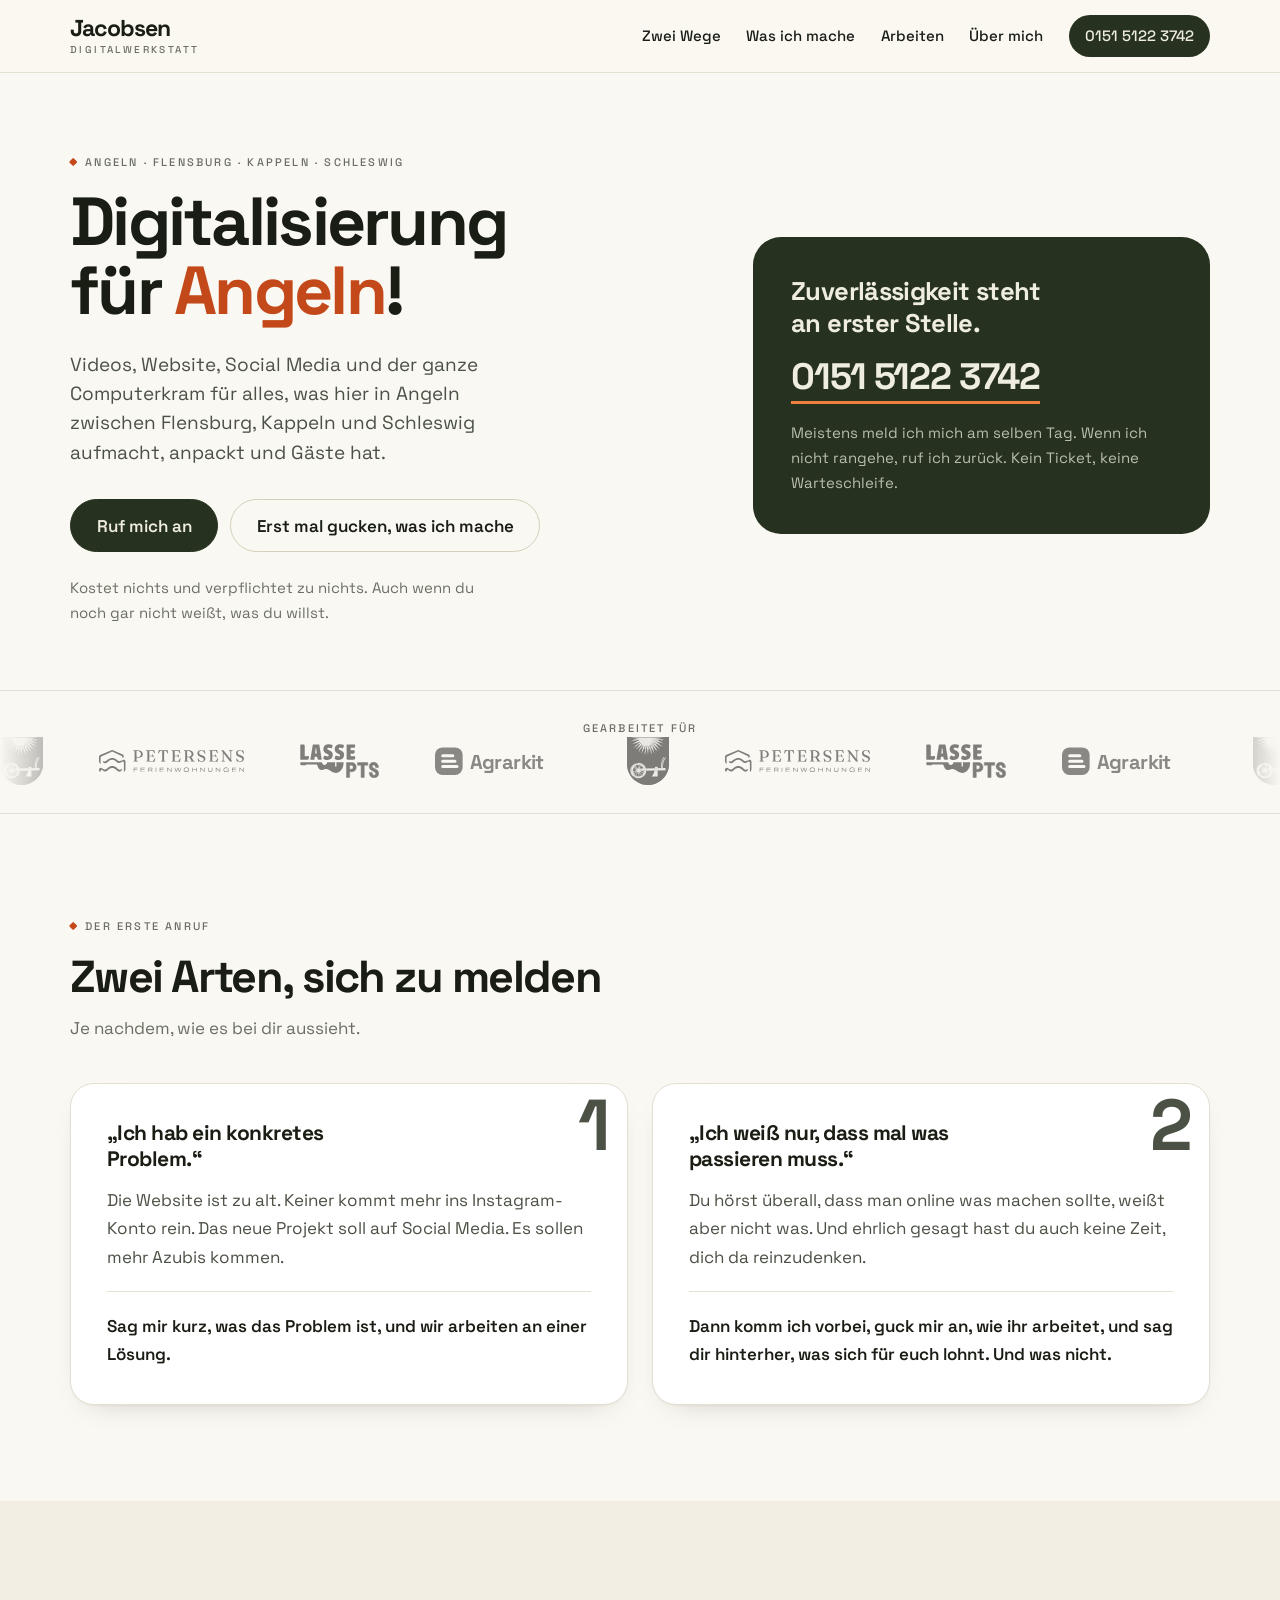
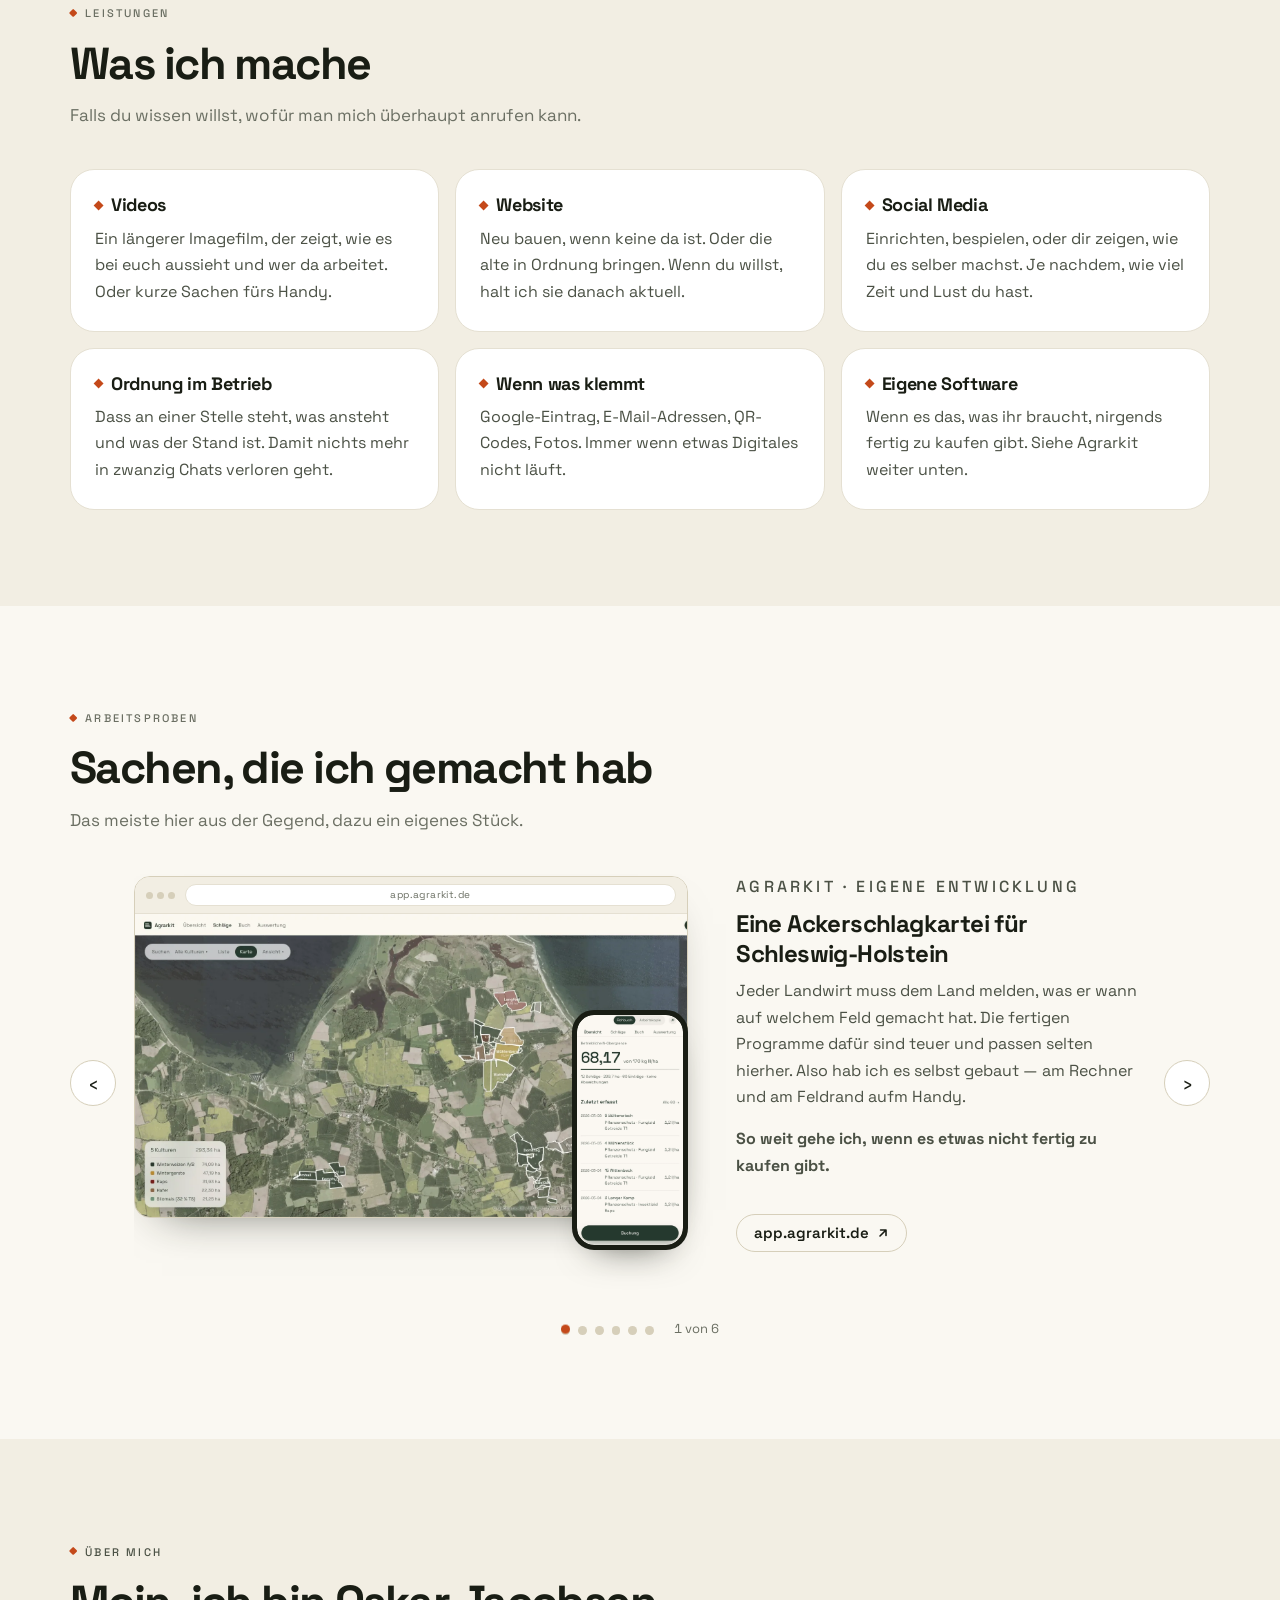
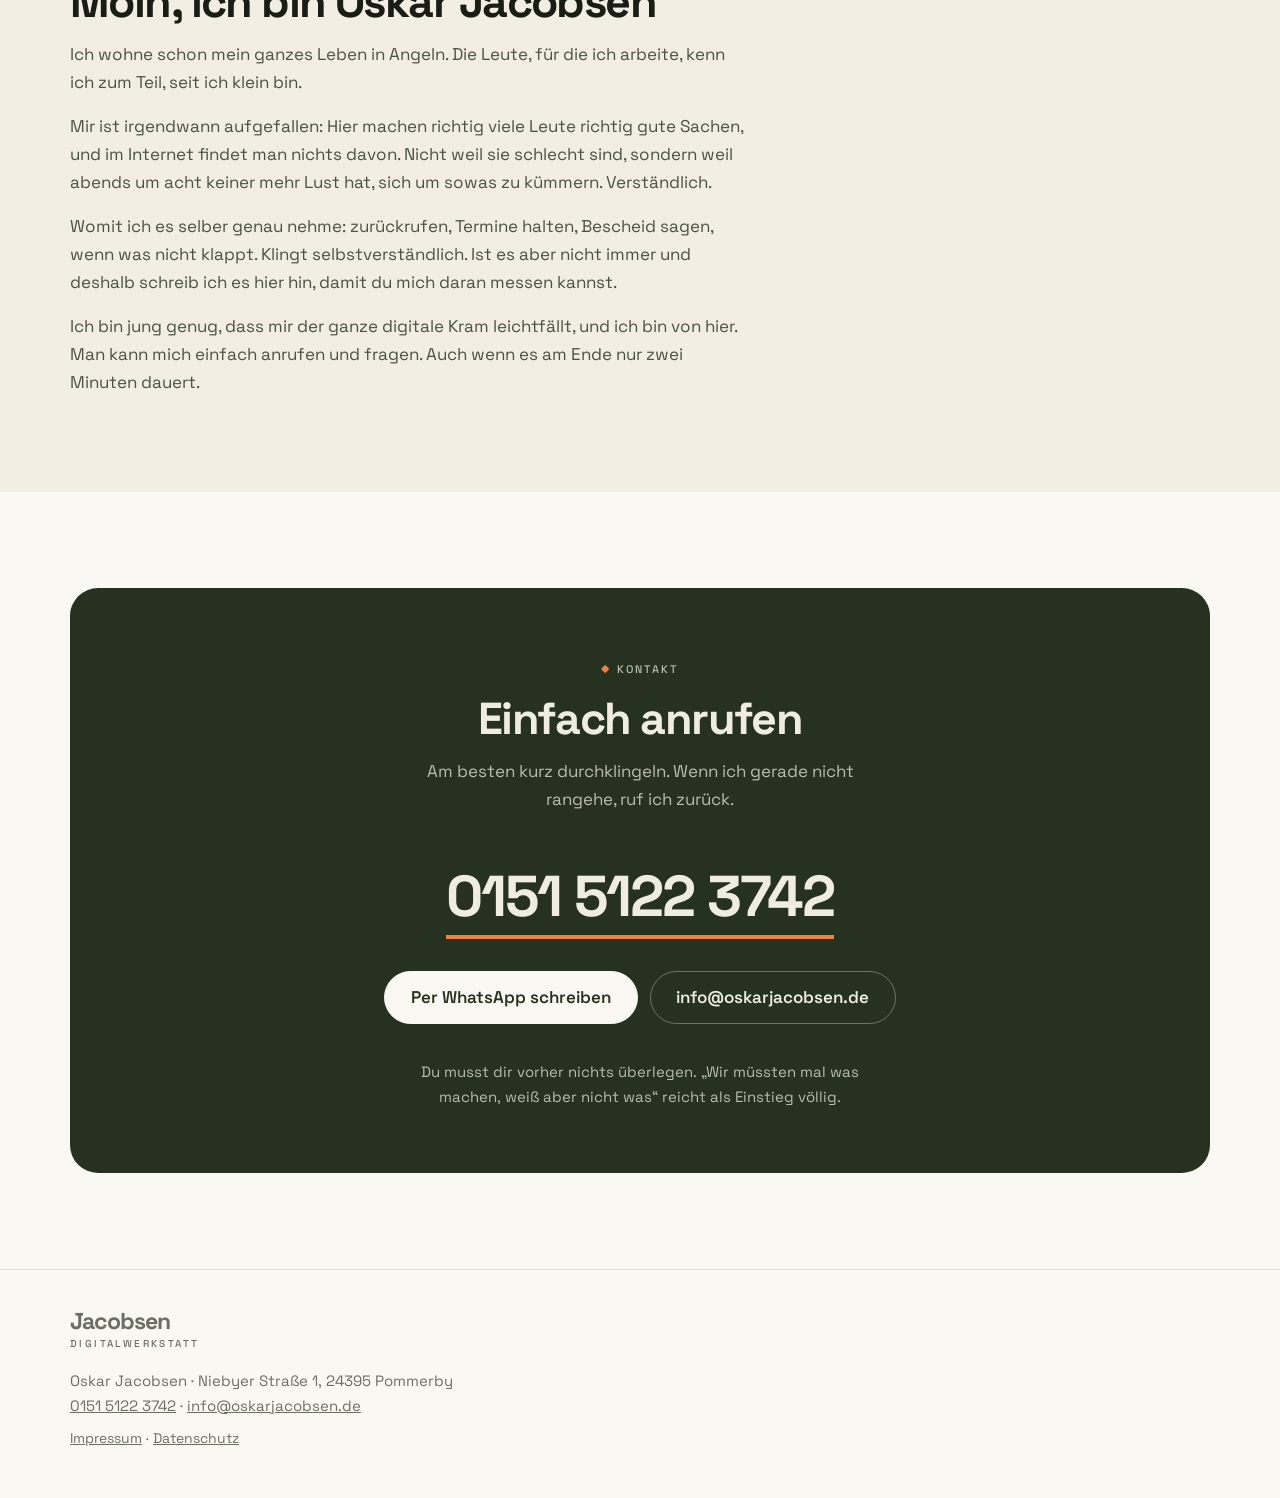
<file: index.html>
<!DOCTYPE html>
<html lang="de">
<head>
<meta charset="utf-8">
<meta name="viewport" content="width=device-width, initial-scale=1">
<title>Jacobsen Digitalwerkstatt – Digitalisierung für Angeln</title>
<meta name="description" content="Videos, Websites, Social Media und eigene Software für Betriebe, Gemeinden und Vermieter in Angeln, Flensburg, Kappeln und Schleswig.">
<meta name="theme-color" content="#faf8f2">
<link rel="preload" href="fonts/space-grotesk-latin.woff2" as="font" type="font/woff2" crossorigin>
<!-- Das ?v=... hinter styles.css und script.js ist kein Tippfehler, sondern Absicht:
     Browser merken sich Gestaltungsdateien tagelang. Ohne den Stempel lädt jemand,
     der schon mal hier war, die neue Seite mit der alten Gestaltung — und es sieht
     kaputt aus. WICHTIG: bei jeder Änderung an styles.css oder script.js das Datum
     hier hochsetzen, in allen drei HTML-Dateien. -->
<link rel="stylesheet" href="styles.css?v=2026-08-31e">
<link rel="icon" href="data:image/svg+xml,<svg xmlns='http://www.w3.org/2000/svg' viewBox='0 0 32 32'><rect width='32' height='32' rx='7' fill='%2326311f'/><text x='16' y='23' font-family='sans-serif' font-size='19' font-weight='700' fill='%23faf8f2' text-anchor='middle'>J</text></svg>">
</head>
<body>

<a class="skip" href="#inhalt">Zum Inhalt springen</a>

<header class="kopf" id="kopf">
  <div class="wrap kopf__inner">
    <a class="wortmarke" href="#top" aria-label="Jacobsen Digitalwerkstatt, zum Seitenanfang">
      <span class="wortmarke__name">Jacobsen</span>
      <span class="wortmarke__zusatz">Digitalwerkstatt</span>
    </a>

    <button class="burger" type="button" aria-expanded="false" aria-controls="menu">
      <span class="burger__balken" aria-hidden="true"></span>
      <span class="burger__text">Menü</span>
    </button>

    <nav class="nav" id="menu" aria-label="Hauptnavigation">
      <ul>
        <li><a href="#wege">Zwei Wege</a></li>
        <li><a href="#leistungen">Was ich mache</a></li>
        <li><a href="#arbeiten">Arbeiten</a></li>
        <li><a href="#ueber">Über mich</a></li>
        <li><a class="nav__tel" href="tel:+4915151223742">0151 5122 3742</a></li>
      </ul>
    </nav>
  </div>
</header>

<main id="inhalt">

  <!-- ============ HERO ============================================================
       Kein Foto. Rechts steht stattdessen die grüne Karte mit der Nummer — das ist
       ohnehin das Wichtigste auf der Seite. Wenn du irgendwann ein gutes Foto von
       dir draußen hast, kann es hier zwischen Text und Karte rutschen; die Karte
       darf dabei bleiben, sie trägt sich auch neben einem Bild.
       ============================================================================= -->
  <section class="hero" id="top">
    <div class="wrap hero__inner">
      <div class="hero__text">
        <p class="vorzeile">Angeln · Flensburg · Kappeln · Schleswig</p>
        <h1>Digitalisierung für <span class="hl">Angeln</span>!</h1>
        <p class="lead">
          Videos, Website, Social Media und der ganze Computerkram für alles,
          was hier in Angeln zwischen Flensburg, Kappeln und Schleswig aufmacht,
          anpackt und Gäste hat.
        </p>
        <div class="cta-reihe">
          <a class="btn btn--voll" href="tel:+4915151223742">Ruf mich an</a>
          <a class="btn btn--linie" href="#arbeiten">Erst mal gucken, was ich mache</a>
        </div>
        <p class="mikro">
          Kostet nichts und verpflichtet zu nichts. Auch wenn du noch gar nicht weißt,
          was du willst.
        </p>
      </div>

      <div class="visitenkarte">
        <p class="visitenkarte__satz">Zuverlässigkeit steht an erster Stelle.</p>
        <a class="visitenkarte__tel" href="tel:+4915151223742">0151 5122 3742</a>
        <p class="visitenkarte__klein">
          Meistens meld ich mich am selben Tag. Wenn ich nicht rangehe, ruf ich zurück.
          Kein Ticket, keine Warteschleife.
        </p>
      </div>
    </div>
  </section>

  <!-- ============ LOGO-LAUFLEISTE ================================================
       Die Logos laufen langsam durch. script.js verdoppelt die Spur so oft, bis
       sie nahtlos umläuft — im Quelltext steht jedes Logo also nur einmal.
       Ohne JavaScript stehen sie einfach umgebrochen nebeneinander.

       Neues Logo dazu: ein <li> mit <img class="logo logo--name"> ergänzen und
       im CSS eine Höhe für .logo--name setzen. Nicht alle gleich hoch machen.
       ============================================================================= -->
  <div class="belege">
    <div class="wrap">
      <p class="belege__titel">Gearbeitet für</p>
    </div>
    <div class="laufband">
      <ul class="laufband__spur" data-laufband>
        <li>
          <img class="logo logo--gelting" src="bilder/logos/gemeinde-gelting.svg"
               alt="Gemeinde Gelting" width="380" height="426" loading="lazy">
        </li>
        <li>
          <img class="logo logo--petersens" src="bilder/logos/petersens.svg"
               alt="Petersens Ferienwohnungen" width="490" height="76" loading="lazy">
        </li>
        <li>
          <img class="logo logo--lasse" src="bilder/logos/lasse-pts.svg"
               alt="Lasse.PTS" width="848" height="358" loading="lazy">
        </li>
        <li>
          <!-- Agrarkit als SVG direkt im Quelltext: so nimmt die Wortmarke die
               Schrift der Seite an und bleibt bei jeder Größe scharf. -->
          <svg class="logo logo--agrarkit" viewBox="0 0 196 44" role="img" aria-label="Agrarkit">
            <rect x="0" y="2" width="40" height="40" rx="11" fill="#26311f"/>
            <rect x="9"  y="12"   width="19" height="4.4" rx="2.2" fill="#faf8f2"/>
            <rect x="9"  y="19.8" width="22" height="4.4" rx="2.2" fill="#faf8f2"/>
            <rect x="9"  y="27.6" width="25" height="4.4" rx="2.2" fill="#faf8f2"/>
            <text x="50" y="33" font-size="29" fill="#26311f">Agrarkit</text>
          </svg>
        </li>
      </ul>
    </div>
  </div>

  <!-- ============ ZWEI WEGE ============ -->
  <section class="abschnitt" id="wege">
    <div class="wrap">
      <p class="vorzeile">Der erste Anruf</p>
      <h2 class="h2">Zwei Arten, sich zu melden</h2>
      <p class="abschnitt__lead">Je nachdem, wie es bei dir aussieht.</p>

      <div class="karten">
        <article class="karte">
          <p class="karte__nr" aria-hidden="true">1</p>
          <h3 class="karte__titel">„Ich hab ein konkretes Problem.“</h3>
          <p>
            Die Website ist zu alt. Keiner kommt mehr ins Instagram-Konto rein. Das neue
            Projekt soll auf Social Media. Es sollen mehr Azubis kommen.
          </p>
          <p class="karte__schluss">Sag mir kurz, was das Problem ist, und wir arbeiten an einer Lösung.</p>
        </article>

        <article class="karte">
          <p class="karte__nr" aria-hidden="true">2</p>
          <h3 class="karte__titel">„Ich weiß nur, dass mal was passieren muss.“</h3>
          <p>
            Du hörst überall, dass man online was machen sollte, weißt aber nicht was.
            Und ehrlich gesagt hast du auch keine Zeit, dich da reinzudenken.
          </p>
          <p class="karte__schluss">
            Dann komm ich vorbei, guck mir an, wie ihr arbeitet, und sag dir hinterher,
            was sich für euch lohnt. Und was nicht.
          </p>
        </article>
      </div>
    </div>
  </section>

  <!-- ============ WAS ICH MACHE ============ -->
  <section class="abschnitt abschnitt--creme" id="leistungen">
    <div class="wrap">
      <p class="vorzeile">Leistungen</p>
      <h2 class="h2">Was ich mache</h2>
      <p class="abschnitt__lead">Falls du wissen willst, wofür man mich überhaupt anrufen kann.</p>

      <ul class="leistungen">
        <li>
          <h3>Videos</h3>
          <p>Ein längerer Imagefilm, der zeigt, wie es bei euch aussieht und wer da arbeitet. Oder kurze Sachen fürs Handy.</p>
        </li>
        <li>
          <h3>Website</h3>
          <p>Neu bauen, wenn keine da ist. Oder die alte in Ordnung bringen. Wenn du willst, halt ich sie danach aktuell.</p>
        </li>
        <li>
          <h3>Social Media</h3>
          <p>Einrichten, bespielen, oder dir zeigen, wie du es selber machst. Je nachdem, wie viel Zeit und Lust du hast.</p>
        </li>
        <li>
          <h3>Ordnung im Betrieb</h3>
          <p>Dass an einer Stelle steht, was ansteht und was der Stand ist. Damit nichts mehr in zwanzig Chats verloren geht.</p>
        </li>
        <li>
          <h3>Wenn was klemmt</h3>
          <p>Google-Eintrag, E-Mail-Adressen, QR-Codes, Fotos. Immer wenn etwas Digitales nicht läuft.</p>
        </li>
        <li>
          <h3>Eigene Software</h3>
          <p>Wenn es das, was ihr braucht, nirgends fertig zu kaufen gibt. Siehe Agrarkit weiter unten.</p>
        </li>
      </ul>
    </div>
  </section>

  <!-- ============ ARBEITEN: KARUSSELL ============================================
       Auf dem Handy stehen die Arbeiten schlicht untereinander — kein Karussell,
       keine Knöpfe, nichts zu bedienen. Erst ab 820 px wird daraus eine Spur, die
       seitlich scrollt, mit einem Pfeil links und einem rechts daneben.

       Beides ist dieselbe Liste im Quelltext, nur anders angeordnet. Ohne
       JavaScript bleibt die Spur mit dem Trackpad schiebbar; Pfeile und Punkte
       sind dann ausgeblendet, weil sie nichts täten.

       Neue Arbeit: ein <article class="folie"> in die Spur hängen. Die Punkte
       zählt script.js selbst, da muss nichts nachgetragen werden.
       ============================================================================= -->
  <section class="abschnitt" id="arbeiten">
    <div class="wrap">
      <p class="vorzeile">Arbeitsproben</p>
      <h2 class="h2">Sachen, die ich gemacht hab</h2>
      <p class="abschnitt__lead">Das meiste hier aus der Gegend, dazu ein eigenes Stück.</p>

      <div class="karussell" data-karussell>
        <div class="karussell__buehne">
          <button class="karussell__pfeil karussell__pfeil--zurueck" type="button"
                  data-zurueck aria-label="Vorherige Arbeit">&#8249;</button>
          <button class="karussell__pfeil karussell__pfeil--vor" type="button"
                  data-vor aria-label="Nächste Arbeit">&#8250;</button>
        <div class="karussell__spur" data-spur role="group"
             aria-label="Arbeitsproben, seitlich scrollbar">
          <article class="folie">
            <div class="folie__medium">
            <div class="geraete">
              <div class="geraete__buehne">
                <div class="fenster">
                  <div class="fenster__leiste" aria-hidden="true">
                    <span class="fenster__punkte"></span>
                    <span class="fenster__adresse">app.agrarkit.de</span>
                  </div>
                  <img class="fenster__bild" src="bilder/agrarkit-karte.webp"
                       alt="Kartenansicht in Agrarkit: Luftbild von Angeln mit farbig markierten Feldern und einer Legende der Kulturen"
                       width="1600" height="878" loading="lazy" decoding="async">
                </div>
                <div class="handy geraete__handy">
                  <img class="handy__bild" src="bilder/agrarkit-handy.webp"
                       alt="Dieselbe Software auf dem Handy: die Stickstoff-Obergrenze und die zuletzt erfassten Buchungen"
                       width="620" height="1342" loading="lazy" decoding="async">
                </div>
              </div>
            </div>
            </div>
            <div class="folie__text">
              <p class="folie__wer">Agrarkit · eigene Entwicklung</p>
              <h3 class="folie__titel">Eine Ackerschlagkartei für Schleswig-Holstein</h3>
              <p>
                Jeder Landwirt muss dem Land melden, was er wann auf welchem Feld gemacht
                hat. Die fertigen Programme dafür sind teuer und passen selten hierher.
                Also hab ich es selbst gebaut — am Rechner und am Feldrand aufm Handy.
              </p>
              <p><strong>So weit gehe ich, wenn es etwas nicht fertig zu kaufen gibt.</strong></p>
              <!-- Fremde Seite, deshalb neuer Tab. rel="noopener" gehört dazu:
                   ohne das kann die geöffnete Seite über window.opener auf diese
                   hier zugreifen. Kein noreferrer — dann sieht Agrarkit in der
                   eigenen Statistik, dass der Besuch von hier kam. -->
              <a class="seitenlink" href="https://app.agrarkit.de"
                 target="_blank" rel="noopener">
                app.agrarkit.de<svg class="seitenlink__pfeil" viewBox="0 0 12 12" aria-hidden="true"><path d="M3 9 9 3M3.6 3H9v5.4" fill="none" stroke="currentColor" stroke-width="1.6" stroke-linecap="round" stroke-linejoin="round"/></svg>
                <span class="nur-vorlesen">(öffnet in einem neuen Tab)</span>
              </a>
            </div>
          </article>
          <article class="folie">
            <div class="folie__medium">
              <div class="video video--quer">
                <button class="video__flaeche" type="button"
                        data-video="sSnNlWChtXg"
                        data-titel="Imagefilm für die Gemeinde Gelting">
                  <img class="video__bild" src="bilder/video-gelting.webp"
                       alt="Luftbild über Gelting mit dem Wappen der Gemeinde"
                       width="1200" height="675" loading="lazy" decoding="async">
                  <span class="video__play" aria-hidden="true"></span>
                  <span class="video__marke">
                    <span class="video__label">Video starten</span>
                    <span class="video__hinweis">Lädt YouTube</span>
                  </span>
                </button>
              </div>
            </div>
            <div class="folie__text">
              <p class="folie__wer">Gemeinde Gelting</p>
              <h3 class="folie__titel">Imagefilm</h3>
              <p>Zeigen, was in einer Gemeinde klappen kann, wenn man zusammenarbeitet.</p>
            </div>
          </article>
          <article class="folie">
            <div class="folie__medium">
            <div class="geraete">
              <div class="geraete__buehne">
                <div class="fenster">
                  <div class="fenster__leiste" aria-hidden="true">
                    <span class="fenster__punkte"></span>
                    <span class="fenster__adresse">agrarkit.de</span>
                  </div>
                  <img class="fenster__bild" src="bilder/agrarkit-web.webp"
                       alt="Die Startseite von agrarkit.de: ein Trecker beim Pflügen, darüber die Überschrift Schläge, Düngung und ENDO-SH in einem Programm"
                       width="1500" height="938" loading="lazy" decoding="async">
                </div>
                <div class="handy geraete__handy">
                  <img class="handy__bild" src="bilder/agrarkit-web-handy.webp"
                       alt="Dieselbe Startseite auf dem Handy"
                       width="620" height="1342" loading="lazy" decoding="async">
                </div>
              </div>
            </div>
            </div>
            <div class="folie__text">
              <p class="folie__wer">agrarkit.de · eigene Entwicklung</p>
              <h3 class="folie__titel">Die Website für Agrarkit</h3>
              <p>
                Oben in einem Satz, worum es geht. Darunter der Reihe nach die Fragen,
                die die Leute wirklich stellen. Und ganz unten, wie man mich erreicht.
                So eine Seite bau ich dir genauso.
              </p>
              <!-- Fremde Seite, deshalb neuer Tab. rel="noopener" gehört dazu:
                   ohne das kann die geöffnete Seite über window.opener auf diese
                   hier zugreifen. Kein noreferrer — dann sieht Agrarkit in der
                   eigenen Statistik, dass der Besuch von hier kam. -->
              <a class="seitenlink" href="https://agrarkit.de"
                 target="_blank" rel="noopener">
                agrarkit.de<svg class="seitenlink__pfeil" viewBox="0 0 12 12" aria-hidden="true"><path d="M3 9 9 3M3.6 3H9v5.4" fill="none" stroke="currentColor" stroke-width="1.6" stroke-linecap="round" stroke-linejoin="round"/></svg>
                <span class="nur-vorlesen">(öffnet in einem neuen Tab)</span>
              </a>
            </div>
          </article>
          <!-- ======================================================================
               Kein Auftrag, sondern ein eigenes Stück: 3D im Browser mit three.js.
               Es liegt in einem eigenen Repo und wird von GitHub Pages ausgeliefert,
               deshalb der Link nach draußen. Hier steht nur ein Bildschirmfoto —
               die Seite rechnet und zeichnet live, das lässt sich in einer Folie
               nicht nachstellen, und ein Video davon wäre eine Attrappe.

               Nur ein Browserfenster, kein Handy davor: die Seite ist zum Drehen
               und Gucken am großen Bildschirm gebaut, ein Handy daneben würde
               etwas behaupten, was ich hier nicht zeige.
               ====================================================================== -->
          <article class="folie">
            <div class="folie__medium">
              <div class="fenster">
                <div class="fenster__leiste" aria-hidden="true">
                  <span class="fenster__punkte"></span>
                  <span class="fenster__adresse">oskar-hq.github.io/3d-website</span>
                </div>
                <img class="fenster__bild" src="bilder/antriebsstrang.webp"
                     alt="Der Antriebsstrang in 3D, von links nach rechts: Motor, Kupplung, Getriebe, Kardanwelle und Hinterachse mit Rädern. Rechts daneben ein Bedienfeld mit Reglern für Drehzahl, Zeitlupe, Gang und Kupplung."
                     width="1600" height="900" loading="lazy" decoding="async">
              </div>
            </div>
            <div class="folie__text">
              <p class="folie__wer">Eigenes Projekt · three.js</p>
              <h3 class="folie__titel">Ein Antriebsstrang, der im Browser läuft</h3>
              <p>
                Wie kommt die Kraft vom Kolben bis auf die Straße? Das kann man
                erzählen — oder man dreht selbst dran. Elf Stationen zum
                Durchscrollen: Kolben, Ventiltrieb, Kupplung, Getriebe,
                Kardanwelle, Differenzial. Drehzahl, Gang und Kupplung stellst du
                ein, alles dreht sich live mit, und Übersetzung und Tempo rechnen
                sich nebenher aus.
              </p>
              <p><strong>Erklären klappt besser, wenn man dran drehen kann.</strong></p>
              <!-- Fremde Adresse (eigenes Repo auf GitHub Pages), deshalb neuer Tab
                   und rel="noopener" — sonst käme die geöffnete Seite über
                   window.opener an diese hier heran. -->
              <a class="seitenlink" href="https://oskar-hq.github.io/3d-website/"
                 target="_blank" rel="noopener">
                oskar-hq.github.io/3d-website<svg class="seitenlink__pfeil" viewBox="0 0 12 12" aria-hidden="true"><path d="M3 9 9 3M3.6 3H9v5.4" fill="none" stroke="currentColor" stroke-width="1.6" stroke-linecap="round" stroke-linejoin="round"/></svg>
                <span class="nur-vorlesen">(öffnet in einem neuen Tab)</span>
              </a>
            </div>
          </article>
          <article class="folie">
            <div class="folie__medium">
              <div class="video video--quer">
                <button class="video__flaeche" type="button"
                        data-video="_LAC2w1k5po"
                        data-titel="Imagefilm für Petersens Ferienwohnungen">
                  <img class="video__bild" src="bilder/video-petersens.webp"
                       alt="Luftbild über die Felder bei Petersens Ferienwohnungen"
                       width="1200" height="675" loading="lazy" decoding="async">
                  <span class="video__play" aria-hidden="true"></span>
                  <span class="video__marke">
                    <span class="video__label">Video starten</span>
                    <span class="video__hinweis">Lädt YouTube</span>
                  </span>
                </button>
              </div>
            </div>
            <div class="folie__text">
              <p class="folie__wer">Petersens Ferienwohnungen</p>
              <h3 class="folie__titel">Imagefilm</h3>
              <p>Fotos zeigen das Zimmer. Ein Film zeigt, wie die Besitzer ticken.</p>
              <blockquote class="zitat">
                <p>„Das ging ja schnell! Mega! Vielen Dank für deine tolle Arbeit!“</p>
                <cite>Petersens Ferienwohnungen</cite>
              </blockquote>
            </div>
          </article>
          <article class="folie">
            <div class="folie__medium">
              <div class="videopaar">
                <div class="video video--hoch">
                  <button class="video__flaeche" type="button"
                          data-video="CHl51cqaKss"
                          data-titel="Social-Media-Video für Lasse.PTS">
                    <img class="video__bild" src="bilder/video-lasse-1.webp"
                         alt="Standbild aus dem Video: jemand winkt aus dem Schiebedach eines gelben Autos"
                         width="473" height="841" loading="lazy" decoding="async">
                    <span class="video__play" aria-hidden="true"></span>
                    <span class="video__marke">
                      <span class="video__label">Video starten</span>
                      <span class="video__hinweis">Lädt YouTube</span>
                    </span>
                  </button>
                </div>
                <div class="video video--hoch">
                  <button class="video__flaeche" type="button"
                          data-video="nbValIpeoq8"
                          data-titel="Zweites Social-Media-Video für Lasse.PTS">
                    <img class="video__bild" src="bilder/video-lasse-2.webp"
                         alt="Standbild aus dem Video: ein Musiker mit Gitarre bei einem Abendkonzert"
                         width="537" height="955" loading="lazy" decoding="async">
                    <span class="video__play" aria-hidden="true"></span>
                    <span class="video__marke">
                      <span class="video__label">Video starten</span>
                      <span class="video__hinweis">Lädt YouTube</span>
                    </span>
                  </button>
                </div>
              </div>
            </div>
            <div class="folie__text">
              <p class="folie__wer">Lasse.PTS</p>
              <h3 class="folie__titel">Social-Media-Videos fürs Handy</h3>
              <p>Hochkant, schnell geschnitten, für Instagram und TikTok.</p>
              <blockquote class="zitat">
                <p>„Ah geil. Find ich super. Poste ich heute direkt mal 👍“</p>
                <cite>Lasse.PTS</cite>
              </blockquote>
            </div>
          </article>
          <!-- ========================================================================
               STILLGELEGT: der Kommunalpolitiker

               Seine Website ist im Bau, Fotos von den Bannern und Bildschirmfotos
               kommen später, sein Name fehlt und sein Einverständnis auch. Bis dahin
               liegt die Folie hier und wird vom Browser nicht angezeigt: <template>
               wird geparst, aber nicht gerendert, und der Text taucht auch bei Google
               nicht als Seiteninhalt auf.

               FREISCHALTEN, wenn seine Seite fertig ist:
                 1. <template ...> und </template> löschen, sonst nichts.
                 2. Den <span class="ph-inline">-Platzhalter durch seinen Namen ersetzen
                    (das span-Element ganz weg, nur der Name bleibt).
                 3. Bilder in die Geräte-Rahmen setzen — den Block einer der Folien
                    oben kopieren, Bilder und Adresse austauschen.
                 4. Ihn vorher anrufen und fragen, ob er einverstanden ist.

               Die Punkte unter dem Karussell zählt script.js selbst, da ist nichts
               nachzutragen.
               ======================================================================== -->
          <template id="folie-kommunalpolitiker">
          <article class="folie">
            <div class="folie__text">
              <p class="folie__wer"><span class="ph-inline">Platzhalter: Name</span> · Kommunalpolitik</p>
              <h3 class="folie__titel">Einmal alles, aus einer Hand</h3>
              <p>
                Eine Website, Banner für die Straße und die Konten, über die man ihn
                erreicht. Der Vorteil, wenn das einer macht: Wer das Banner an der
                Landstraße sieht und danach die Seite aufmacht, erkennt sofort, dass
                das zusammengehört.
              </p>
            </div>
          </article>
          </template>

        </div>
        </div>

        <div class="karussell__steuer">
          <ol class="karussell__punkte" data-punkte></ol>
          <p class="karussell__zaehler" data-zaehler aria-hidden="true"></p>
        </div>
      </div>

      <!-- NOCH OFFEN (steht bewusst nicht sichtbar auf der Seite, damit sie
           jederzeit online gehen kann; dieselbe Liste steht auch im README):

           1. Petersens und Lasse anrufen und fragen, ob ich ihre Zitate mit Namen
              zeigen darf. Ihre Namen stehen oben auch in der Logo-Laufleiste.
           2. Der Kommunalpolitiker liegt fertig im Quelltext, ist aber stillgelegt,
              bis seine Website fertig ist. Siehe den Kommentar oben. -->
    </div>
  </section>

  <!-- ============ ÜBER MICH ======================================================
       Kein Portraitfoto, und bewusst auch keine grüne Karte mehr daneben: die
       Zuverlässigkeit steht schon oben im Hero, zweimal wäre einmal zu viel.
       Wenn du irgendwann ein Portrait hast, passt es rechts neben den Text.
       ============================================================================= -->
  <section class="abschnitt abschnitt--creme" id="ueber">
    <div class="wrap ueber__text">
      <p class="vorzeile">Über mich</p>
      <h2 class="h2">Moin, ich bin Oskar Jacobsen</h2>
      <p>
        Ich wohne schon mein ganzes Leben in Angeln. Die Leute, für die ich arbeite,
        kenn ich zum Teil, seit ich klein bin.
      </p>
      <p>
        Mir ist irgendwann aufgefallen: Hier machen richtig viele Leute richtig gute
        Sachen, und im Internet findet man nichts davon. Nicht weil sie schlecht sind,
        sondern weil abends um acht keiner mehr Lust hat, sich um sowas zu kümmern.
        Verständlich.
      </p>
      <p>
        Womit ich es selber genau nehme: zurückrufen, Termine halten, Bescheid sagen,
        wenn was nicht klappt. Klingt selbstverständlich. Ist es aber nicht immer und
        deshalb schreib ich es hier hin, damit du mich daran messen kannst.
      </p>
      <p>
        Ich bin jung genug, dass mir der ganze digitale Kram leichtfällt, und ich bin
        von hier. Man kann mich einfach anrufen und fragen. Auch wenn es am Ende nur
        zwei Minuten dauert.
      </p>
    </div>
  </section>

  <!-- ============ KONTAKT ============ -->
  <section class="abschnitt" id="kontakt">
    <div class="wrap">
      <div class="panel kontakt__inner">
        <p class="vorzeile vorzeile--hell">Kontakt</p>
        <h2 class="h2">Einfach anrufen</h2>
        <p class="kontakt__lead">
          Am besten kurz durchklingeln. Wenn ich gerade nicht rangehe, ruf ich zurück.
        </p>

        <a class="tel-gross" href="tel:+4915151223742">0151 5122 3742</a>

        <div class="kontakt__weiter">
          <a class="btn btn--hell" href="https://wa.me/4915151223742">Per WhatsApp schreiben</a>
          <a class="btn btn--linie-hell" href="mailto:info@oskarjacobsen.de">info@oskarjacobsen.de</a>
        </div>

        <p class="kontakt__mikro">
          Du musst dir vorher nichts überlegen. „Wir müssten mal was machen, weiß aber nicht was“
          reicht als Einstieg völlig.
        </p>
      </div>
    </div>
  </section>

</main>

<footer class="fuss">
  <div class="wrap fuss__inner">
    <div class="wortmarke wortmarke--fuss">
      <span class="wortmarke__name">Jacobsen</span>
      <span class="wortmarke__zusatz">Digitalwerkstatt</span>
    </div>
    <p class="fuss__zeile">
      Oskar Jacobsen · Niebyer Straße 1, 24395 Pommerby<br>
      <a href="tel:+4915151223742">0151 5122 3742</a> ·
      <a href="mailto:info@oskarjacobsen.de">info@oskarjacobsen.de</a>
    </p>
    <p class="fuss__zeile fuss__zeile--klein">
      <a href="impressum.html">Impressum</a> · <a href="datenschutz.html">Datenschutz</a>
    </p>
  </div>
</footer>

<script src="script.js?v=2026-08-31e" defer></script>
</body>
</html>
</file>
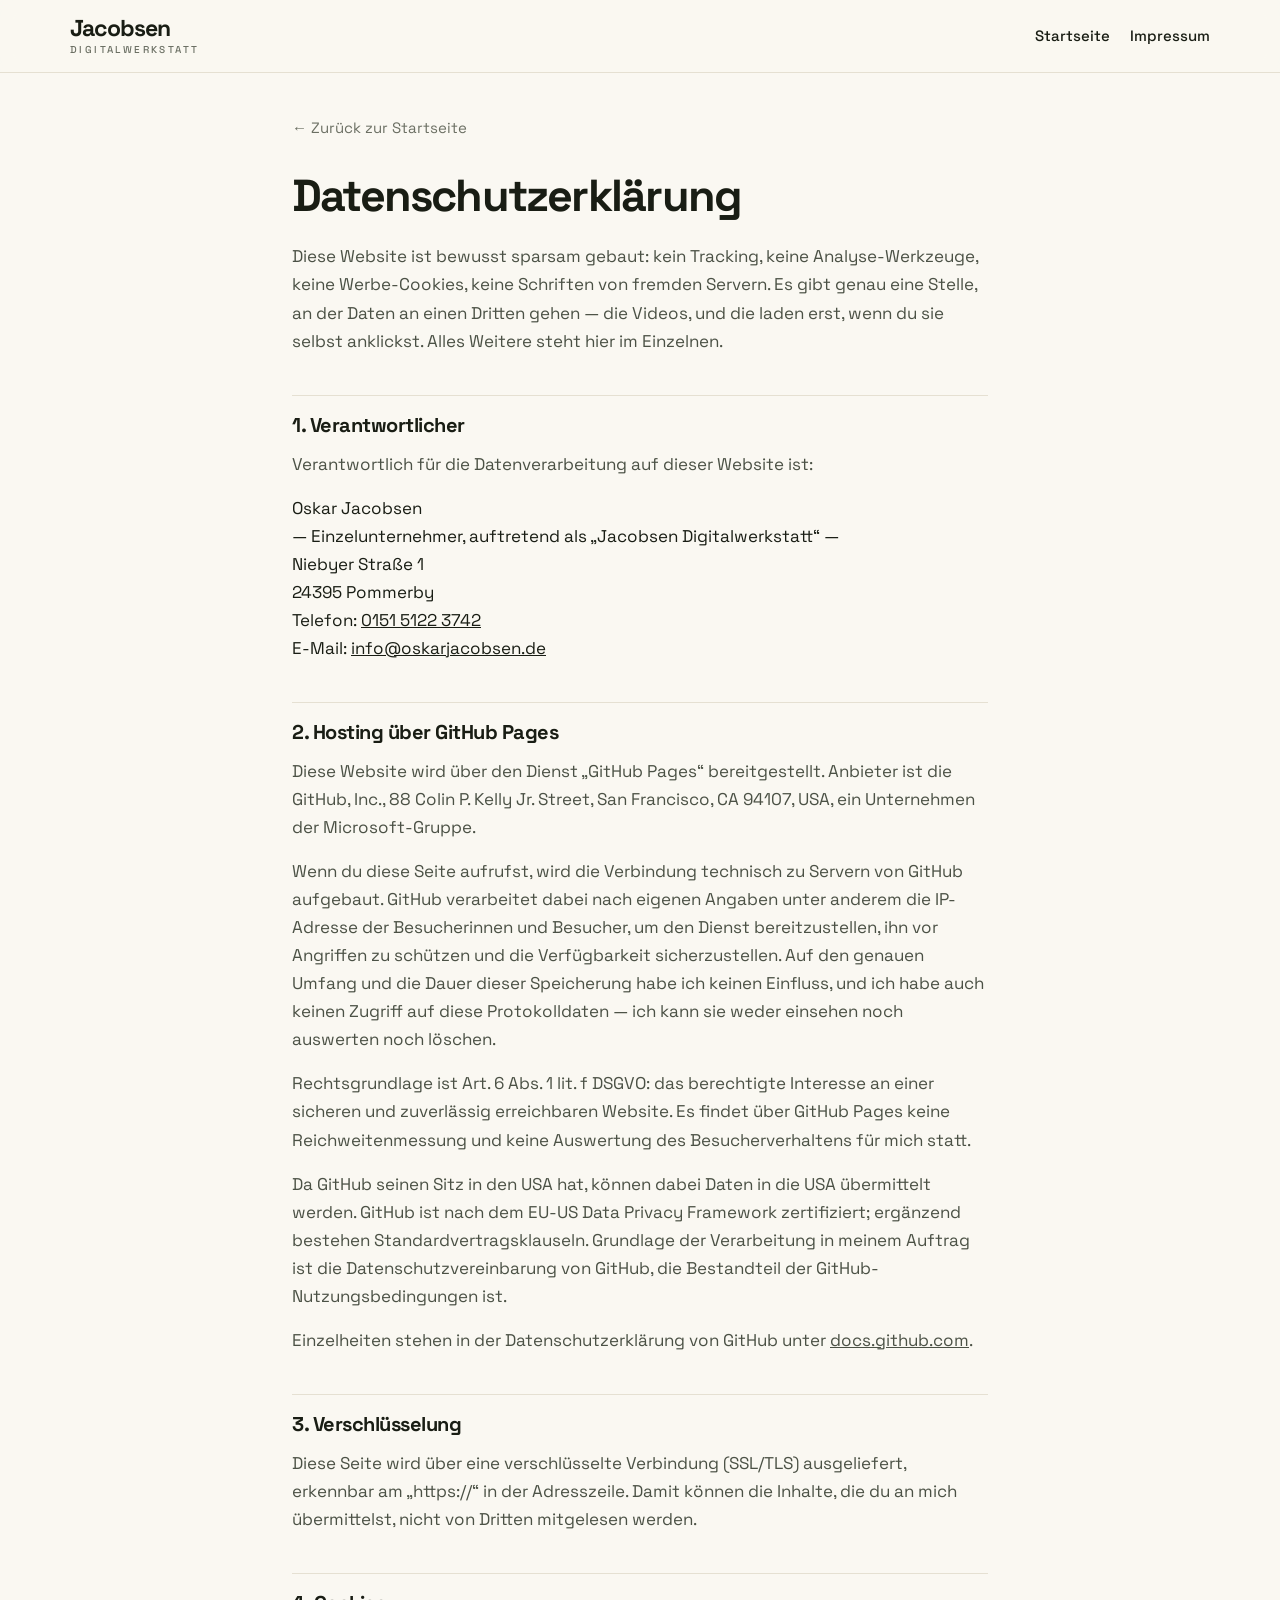
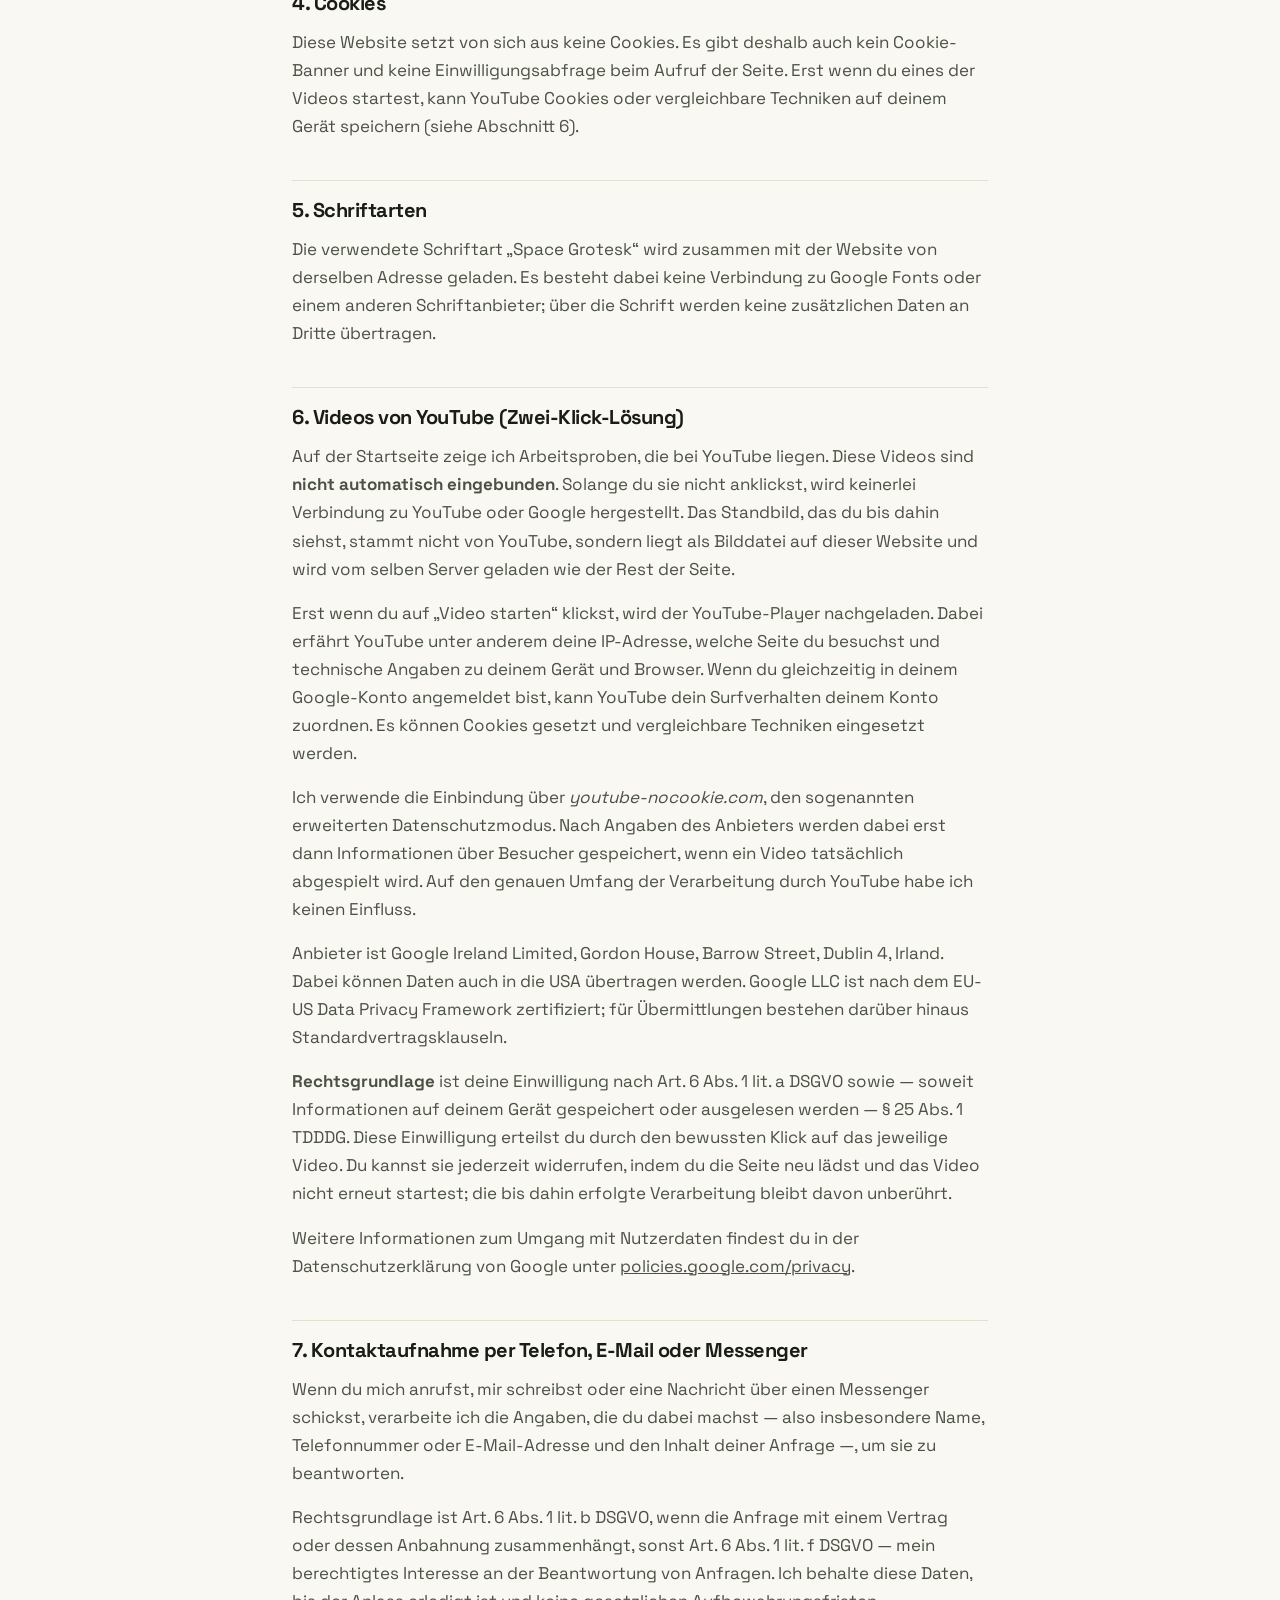
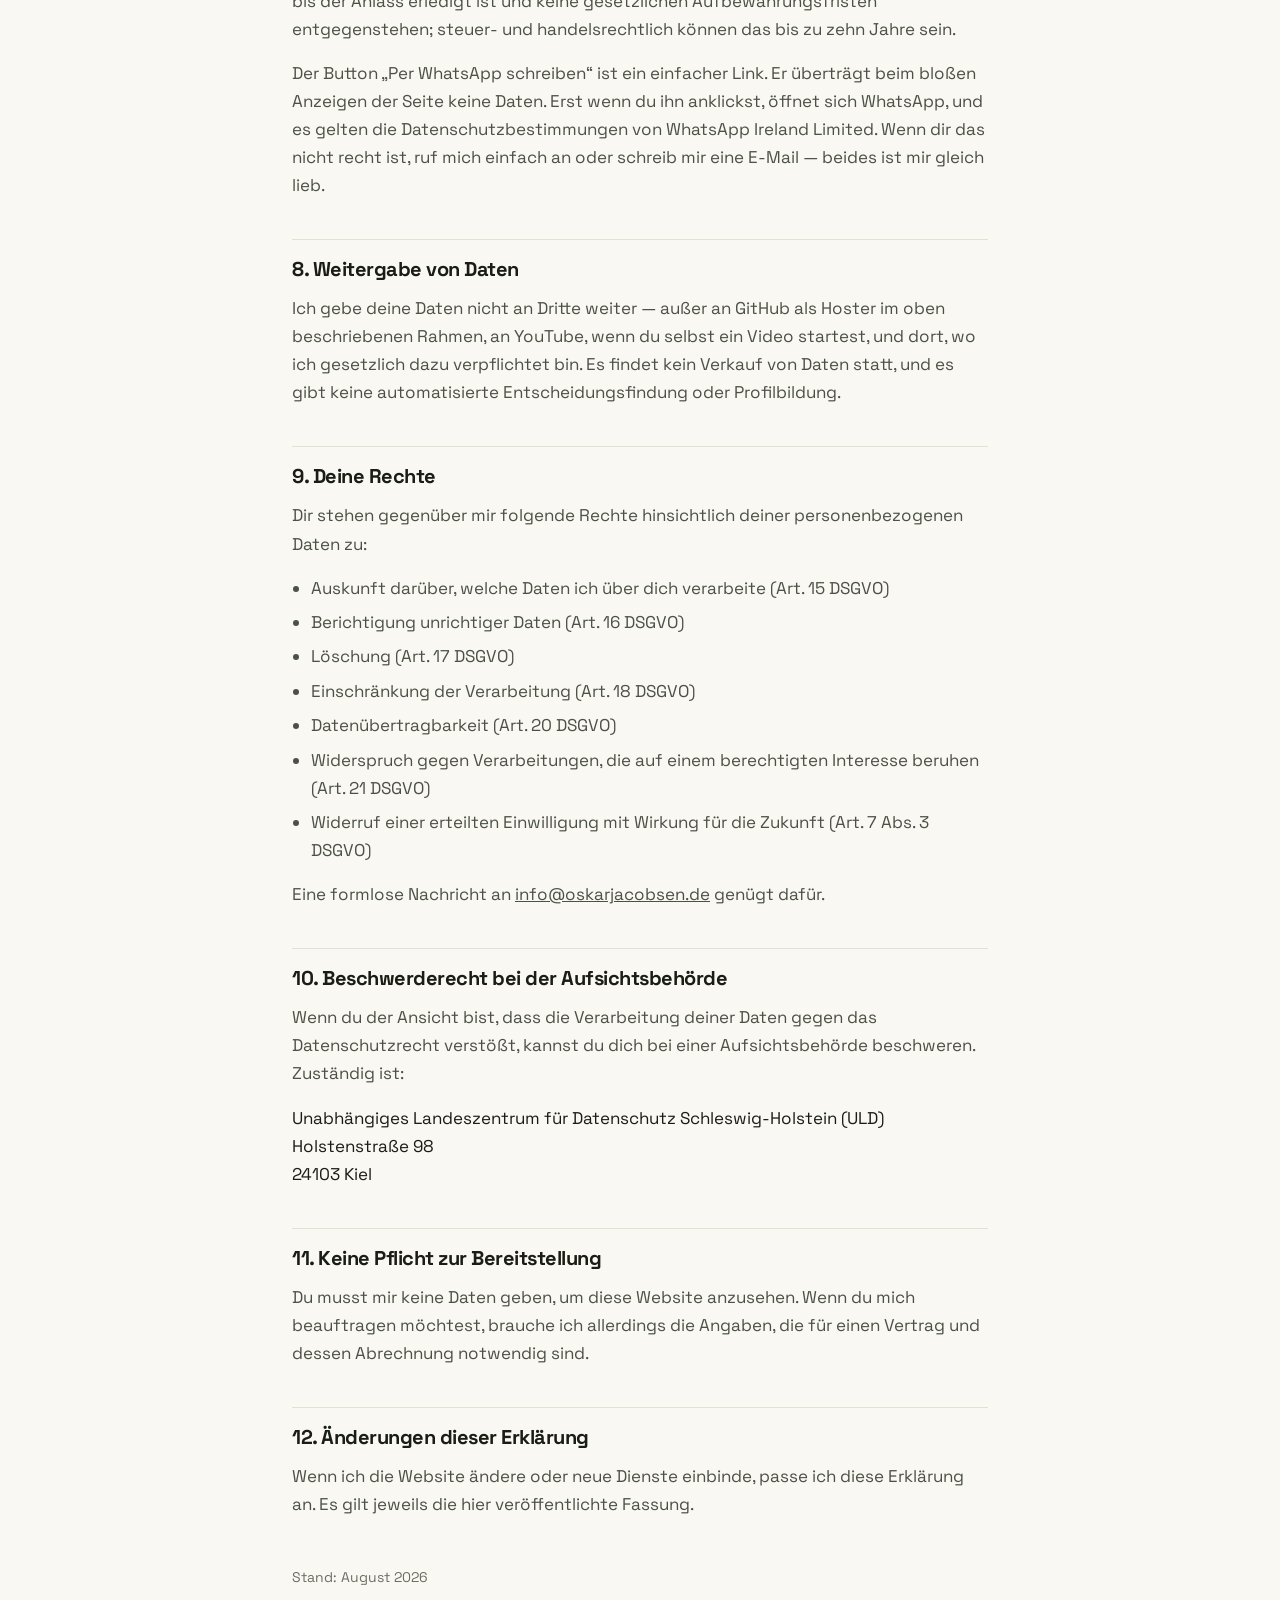
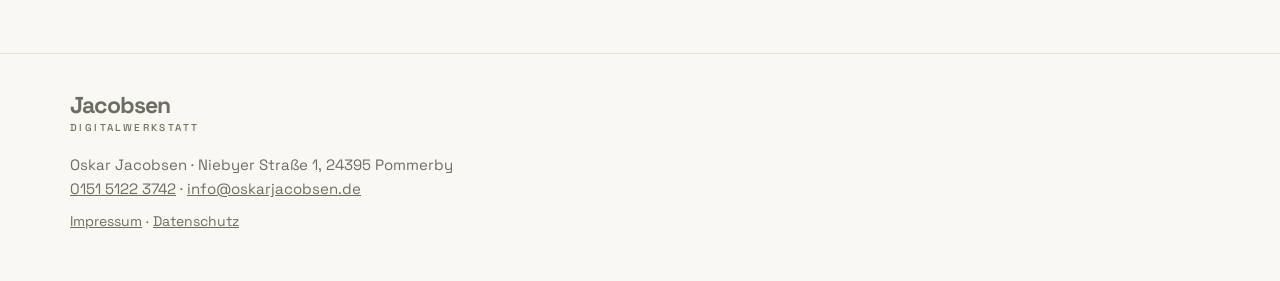
<file: datenschutz.html>
<!DOCTYPE html>
<html lang="de">
<head>
<meta charset="utf-8">
<meta name="viewport" content="width=device-width, initial-scale=1">
<title>Datenschutzerklärung – Jacobsen Digitalwerkstatt</title>
<meta name="description" content="Datenschutzerklärung der Website von Oskar Jacobsen, Jacobsen Digitalwerkstatt, Pommerby.">
<meta name="robots" content="noindex">
<meta name="theme-color" content="#faf8f2">
<link rel="preload" href="fonts/space-grotesk-latin.woff2" as="font" type="font/woff2" crossorigin>
<link rel="stylesheet" href="styles.css?v=2026-08-31e">
<link rel="icon" href="data:image/svg+xml,<svg xmlns='http://www.w3.org/2000/svg' viewBox='0 0 32 32'><rect width='32' height='32' rx='7' fill='%2326311f'/><text x='16' y='23' font-family='sans-serif' font-size='19' font-weight='700' fill='%23faf8f2' text-anchor='middle'>J</text></svg>">
</head>
<body>

<header class="kopf">
  <div class="wrap kopf__inner">
    <a class="wortmarke" href="index.html" aria-label="Jacobsen Digitalwerkstatt, zur Startseite">
      <span class="wortmarke__name">Jacobsen</span>
      <span class="wortmarke__zusatz">Digitalwerkstatt</span>
    </a>
    <nav class="nav" aria-label="Rechtliches" style="display:block;width:auto;border:0;padding:0">
      <ul style="flex-direction:row;gap:1.25rem">
        <li><a href="index.html">Startseite</a></li>
        <li><a href="impressum.html">Impressum</a></li>
      </ul>
    </nav>
  </div>
</header>

<main>
  <div class="wrap recht">
    <a class="zurueck" href="index.html">&larr; Zurück zur Startseite</a>

    <h1>Datenschutzerklärung</h1>

    <p>
      Diese Website ist bewusst sparsam gebaut: kein Tracking, keine Analyse-Werkzeuge,
      keine Werbe-Cookies, keine Schriften von fremden Servern. Es gibt genau eine Stelle,
      an der Daten an einen Dritten gehen — die Videos, und die laden erst, wenn du sie
      selbst anklickst. Alles Weitere steht hier im Einzelnen.
    </p>

    <h2>1. Verantwortlicher</h2>
    <p>Verantwortlich für die Datenverarbeitung auf dieser Website ist:</p>
    <address>
      Oskar Jacobsen<br>
      — Einzelunternehmer, auftretend als „Jacobsen Digitalwerkstatt“ —<br>
      Niebyer Straße 1<br>
      24395 Pommerby<br>
      Telefon: <a href="tel:+4915151223742">0151 5122 3742</a><br>
      E-Mail: <a href="mailto:info@oskarjacobsen.de">info@oskarjacobsen.de</a>
    </address>

    <h2>2. Hosting über GitHub Pages</h2>
    <p>
      Diese Website wird über den Dienst „GitHub Pages“ bereitgestellt. Anbieter ist die
      GitHub, Inc., 88 Colin P. Kelly Jr. Street, San Francisco, CA 94107, USA, ein
      Unternehmen der Microsoft-Gruppe.
    </p>
    <p>
      Wenn du diese Seite aufrufst, wird die Verbindung technisch zu Servern von GitHub
      aufgebaut. GitHub verarbeitet dabei nach eigenen Angaben unter anderem die IP-Adresse
      der Besucherinnen und Besucher, um den Dienst bereitzustellen, ihn vor Angriffen zu
      schützen und die Verfügbarkeit sicherzustellen. Auf den genauen Umfang und die Dauer
      dieser Speicherung habe ich keinen Einfluss, und ich habe auch keinen Zugriff auf diese
      Protokolldaten — ich kann sie weder einsehen noch auswerten noch löschen.
    </p>
    <p>
      Rechtsgrundlage ist Art. 6 Abs. 1 lit. f DSGVO: das berechtigte Interesse an einer
      sicheren und zuverlässig erreichbaren Website. Es findet über GitHub Pages keine
      Reichweitenmessung und keine Auswertung des Besucherverhaltens für mich statt.
    </p>
    <p>
      Da GitHub seinen Sitz in den USA hat, können dabei Daten in die USA übermittelt werden.
      GitHub ist nach dem EU-US Data Privacy Framework zertifiziert; ergänzend bestehen
      Standardvertragsklauseln. Grundlage der Verarbeitung in meinem Auftrag ist die
      Datenschutzvereinbarung von GitHub, die Bestandteil der GitHub-Nutzungsbedingungen ist.
    </p>
    <p>
      Einzelheiten stehen in der Datenschutzerklärung von GitHub unter
      <a href="https://docs.github.com/de/site-policy/privacy-policies/github-general-privacy-statement" target="_blank" rel="noopener noreferrer">docs.github.com</a>.
    </p>

    <h2>3. Verschlüsselung</h2>
    <p>
      Diese Seite wird über eine verschlüsselte Verbindung (SSL/TLS) ausgeliefert, erkennbar
      am „https://“ in der Adresszeile. Damit können die Inhalte, die du an mich übermittelst,
      nicht von Dritten mitgelesen werden.
    </p>

    <h2>4. Cookies</h2>
    <p>
      Diese Website setzt von sich aus keine Cookies. Es gibt deshalb auch kein Cookie-Banner
      und keine Einwilligungsabfrage beim Aufruf der Seite. Erst wenn du eines der Videos
      startest, kann YouTube Cookies oder vergleichbare Techniken auf deinem Gerät speichern
      (siehe Abschnitt 6).
    </p>

    <h2>5. Schriftarten</h2>
    <p>
      Die verwendete Schriftart „Space Grotesk“ wird zusammen mit der Website von derselben
      Adresse geladen. Es besteht dabei keine Verbindung zu Google Fonts oder einem anderen
      Schriftanbieter; über die Schrift werden keine zusätzlichen Daten an Dritte übertragen.
    </p>

    <h2>6. Videos von YouTube (Zwei-Klick-Lösung)</h2>
    <p>
      Auf der Startseite zeige ich Arbeitsproben, die bei YouTube liegen. Diese Videos sind
      <strong>nicht automatisch eingebunden</strong>. Solange du sie nicht anklickst, wird
      keinerlei Verbindung zu YouTube oder Google hergestellt. Das Standbild, das du bis
      dahin siehst, stammt nicht von YouTube, sondern liegt als Bilddatei auf dieser
      Website und wird vom selben Server geladen wie der Rest der Seite.
    </p>
    <p>
      Erst wenn du auf „Video starten“ klickst, wird der YouTube-Player nachgeladen. Dabei
      erfährt YouTube unter anderem deine IP-Adresse, welche Seite du besuchst und technische
      Angaben zu deinem Gerät und Browser. Wenn du gleichzeitig in deinem Google-Konto
      angemeldet bist, kann YouTube dein Surfverhalten deinem Konto zuordnen. Es können
      Cookies gesetzt und vergleichbare Techniken eingesetzt werden.
    </p>
    <p>
      Ich verwende die Einbindung über <em>youtube-nocookie.com</em>, den sogenannten
      erweiterten Datenschutzmodus. Nach Angaben des Anbieters werden dabei erst dann
      Informationen über Besucher gespeichert, wenn ein Video tatsächlich abgespielt wird.
      Auf den genauen Umfang der Verarbeitung durch YouTube habe ich keinen Einfluss.
    </p>
    <p>
      Anbieter ist Google Ireland Limited, Gordon House, Barrow Street, Dublin 4, Irland.
      Dabei können Daten auch in die USA übertragen werden. Google LLC ist nach dem
      EU-US Data Privacy Framework zertifiziert; für Übermittlungen bestehen darüber hinaus
      Standardvertragsklauseln.
    </p>
    <p>
      <strong>Rechtsgrundlage</strong> ist deine Einwilligung nach Art. 6 Abs. 1 lit. a DSGVO
      sowie — soweit Informationen auf deinem Gerät gespeichert oder ausgelesen werden —
      § 25 Abs. 1 TDDDG. Diese Einwilligung erteilst du durch den bewussten Klick auf das
      jeweilige Video. Du kannst sie jederzeit widerrufen, indem du die Seite neu lädst und
      das Video nicht erneut startest; die bis dahin erfolgte Verarbeitung bleibt davon
      unberührt.
    </p>
    <p>
      Weitere Informationen zum Umgang mit Nutzerdaten findest du in der Datenschutzerklärung
      von Google unter
      <a href="https://policies.google.com/privacy?hl=de" target="_blank" rel="noopener noreferrer">policies.google.com/privacy</a>.
    </p>

    <h2>7. Kontaktaufnahme per Telefon, E-Mail oder Messenger</h2>
    <p>
      Wenn du mich anrufst, mir schreibst oder eine Nachricht über einen Messenger schickst,
      verarbeite ich die Angaben, die du dabei machst — also insbesondere Name, Telefonnummer
      oder E-Mail-Adresse und den Inhalt deiner Anfrage —, um sie zu beantworten.
    </p>
    <p>
      Rechtsgrundlage ist Art. 6 Abs. 1 lit. b DSGVO, wenn die Anfrage mit einem Vertrag oder
      dessen Anbahnung zusammenhängt, sonst Art. 6 Abs. 1 lit. f DSGVO — mein berechtigtes
      Interesse an der Beantwortung von Anfragen. Ich behalte diese Daten, bis der Anlass
      erledigt ist und keine gesetzlichen Aufbewahrungsfristen entgegenstehen; steuer- und
      handelsrechtlich können das bis zu zehn Jahre sein.
    </p>
    <p>
      Der Button „Per WhatsApp schreiben“ ist ein einfacher Link. Er überträgt beim bloßen
      Anzeigen der Seite keine Daten. Erst wenn du ihn anklickst, öffnet sich WhatsApp, und es
      gelten die Datenschutzbestimmungen von WhatsApp Ireland Limited. Wenn dir das nicht recht
      ist, ruf mich einfach an oder schreib mir eine E-Mail — beides ist mir gleich lieb.
    </p>

    <h2>8. Weitergabe von Daten</h2>
    <p>
      Ich gebe deine Daten nicht an Dritte weiter — außer an GitHub als Hoster im oben
      beschriebenen Rahmen, an YouTube, wenn du selbst ein Video startest, und dort, wo ich
      gesetzlich dazu verpflichtet bin. Es findet kein Verkauf von Daten statt, und es gibt
      keine automatisierte Entscheidungsfindung oder Profilbildung.
    </p>

    <h2>9. Deine Rechte</h2>
    <p>Dir stehen gegenüber mir folgende Rechte hinsichtlich deiner personenbezogenen Daten zu:</p>
    <ul>
      <li>Auskunft darüber, welche Daten ich über dich verarbeite (Art. 15 DSGVO)</li>
      <li>Berichtigung unrichtiger Daten (Art. 16 DSGVO)</li>
      <li>Löschung (Art. 17 DSGVO)</li>
      <li>Einschränkung der Verarbeitung (Art. 18 DSGVO)</li>
      <li>Datenübertragbarkeit (Art. 20 DSGVO)</li>
      <li>Widerspruch gegen Verarbeitungen, die auf einem berechtigten Interesse beruhen (Art. 21 DSGVO)</li>
      <li>Widerruf einer erteilten Einwilligung mit Wirkung für die Zukunft (Art. 7 Abs. 3 DSGVO)</li>
    </ul>
    <p>
      Eine formlose Nachricht an <a href="mailto:info@oskarjacobsen.de">info@oskarjacobsen.de</a>
      genügt dafür.
    </p>

    <h2>10. Beschwerderecht bei der Aufsichtsbehörde</h2>
    <p>
      Wenn du der Ansicht bist, dass die Verarbeitung deiner Daten gegen das Datenschutzrecht
      verstößt, kannst du dich bei einer Aufsichtsbehörde beschweren. Zuständig ist:
    </p>
    <address>
      Unabhängiges Landeszentrum für Datenschutz Schleswig-Holstein (ULD)<br>
      Holstenstraße 98<br>
      24103 Kiel
    </address>

    <h2>11. Keine Pflicht zur Bereitstellung</h2>
    <p>
      Du musst mir keine Daten geben, um diese Website anzusehen. Wenn du mich beauftragen
      möchtest, brauche ich allerdings die Angaben, die für einen Vertrag und dessen Abrechnung
      notwendig sind.
    </p>

    <h2>12. Änderungen dieser Erklärung</h2>
    <p>
      Wenn ich die Website ändere oder neue Dienste einbinde, passe ich diese Erklärung an.
      Es gilt jeweils die hier veröffentlichte Fassung.
    </p>

    <p class="stand">Stand: August 2026</p>
  </div>
</main>

<footer class="fuss">
  <div class="wrap fuss__inner">
    <div class="wortmarke wortmarke--fuss">
      <span class="wortmarke__name">Jacobsen</span>
      <span class="wortmarke__zusatz">Digitalwerkstatt</span>
    </div>
    <p class="fuss__zeile">
      Oskar Jacobsen · Niebyer Straße 1, 24395 Pommerby<br>
      <a href="tel:+4915151223742">0151 5122 3742</a> ·
      <a href="mailto:info@oskarjacobsen.de">info@oskarjacobsen.de</a>
    </p>
    <p class="fuss__zeile fuss__zeile--klein">
      <a href="impressum.html">Impressum</a> · <a href="datenschutz.html">Datenschutz</a>
    </p>
  </div>
</footer>

</body>
</html>
</file>
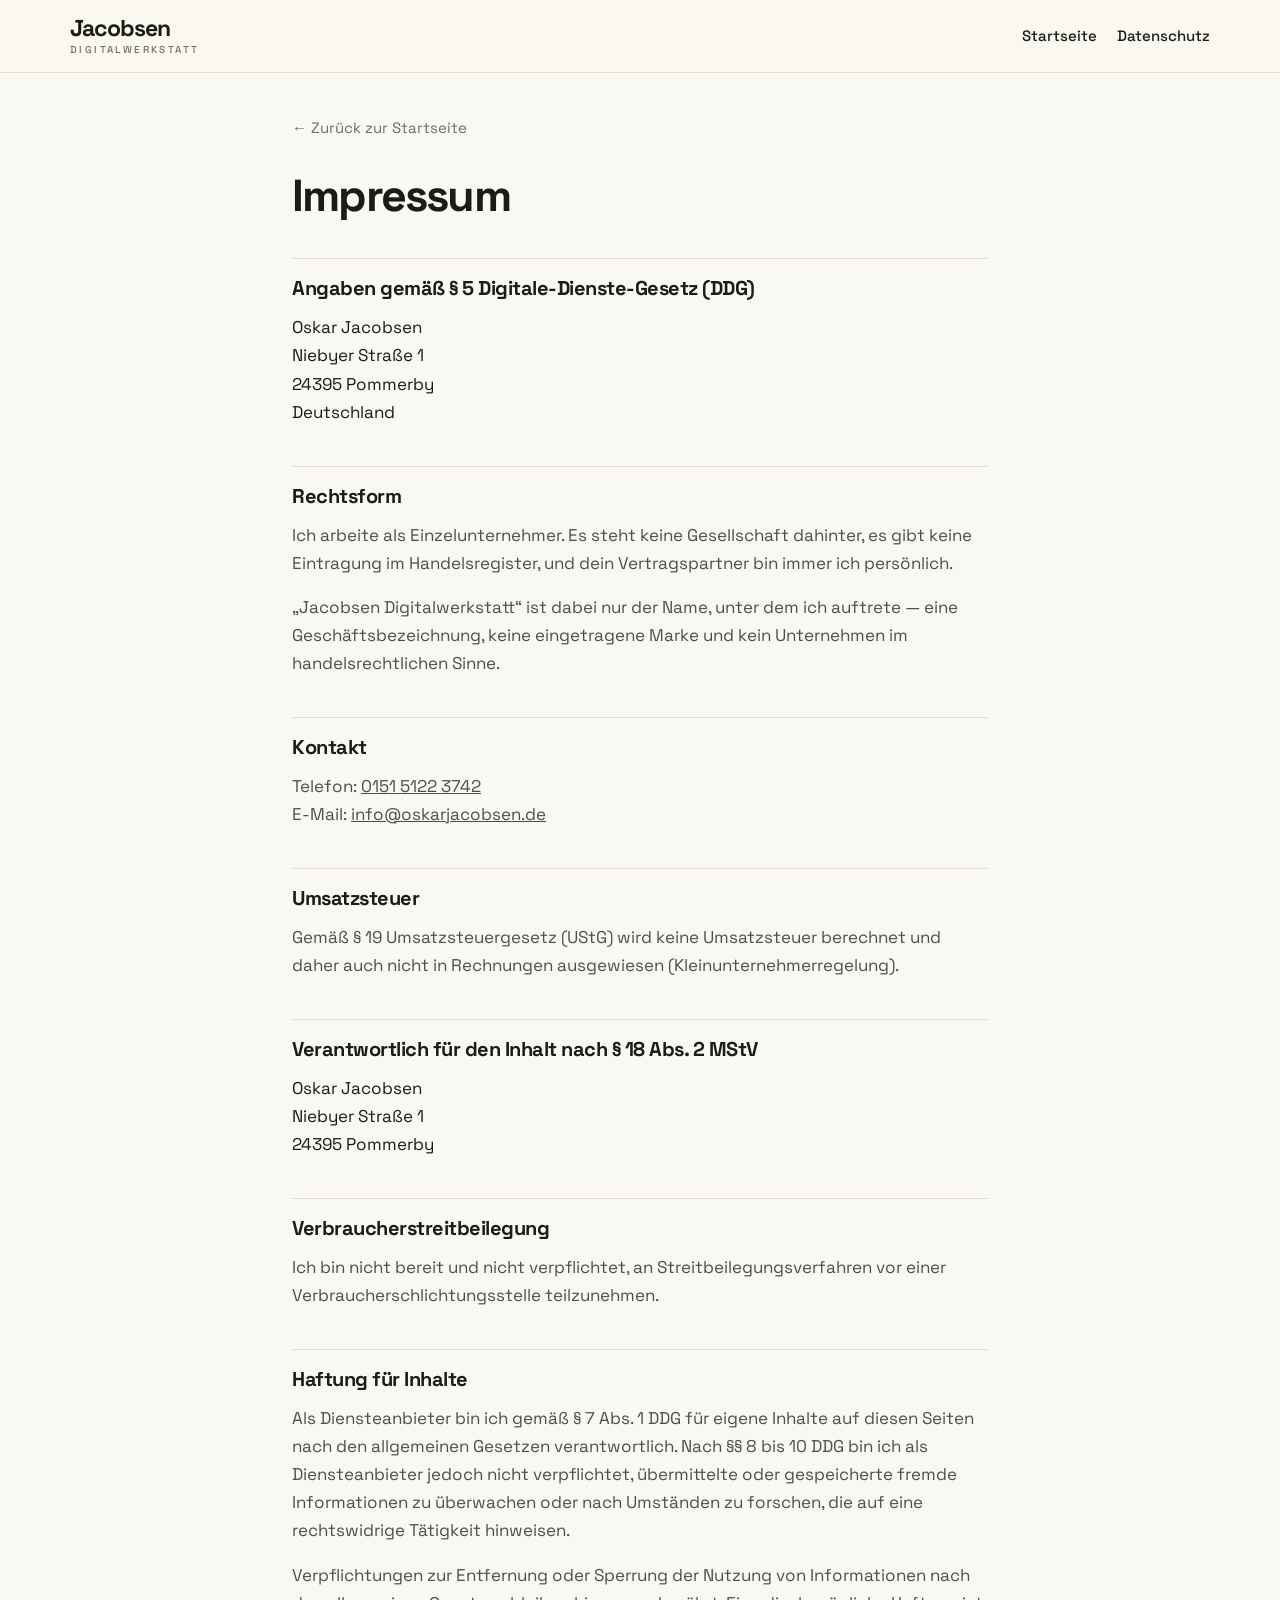
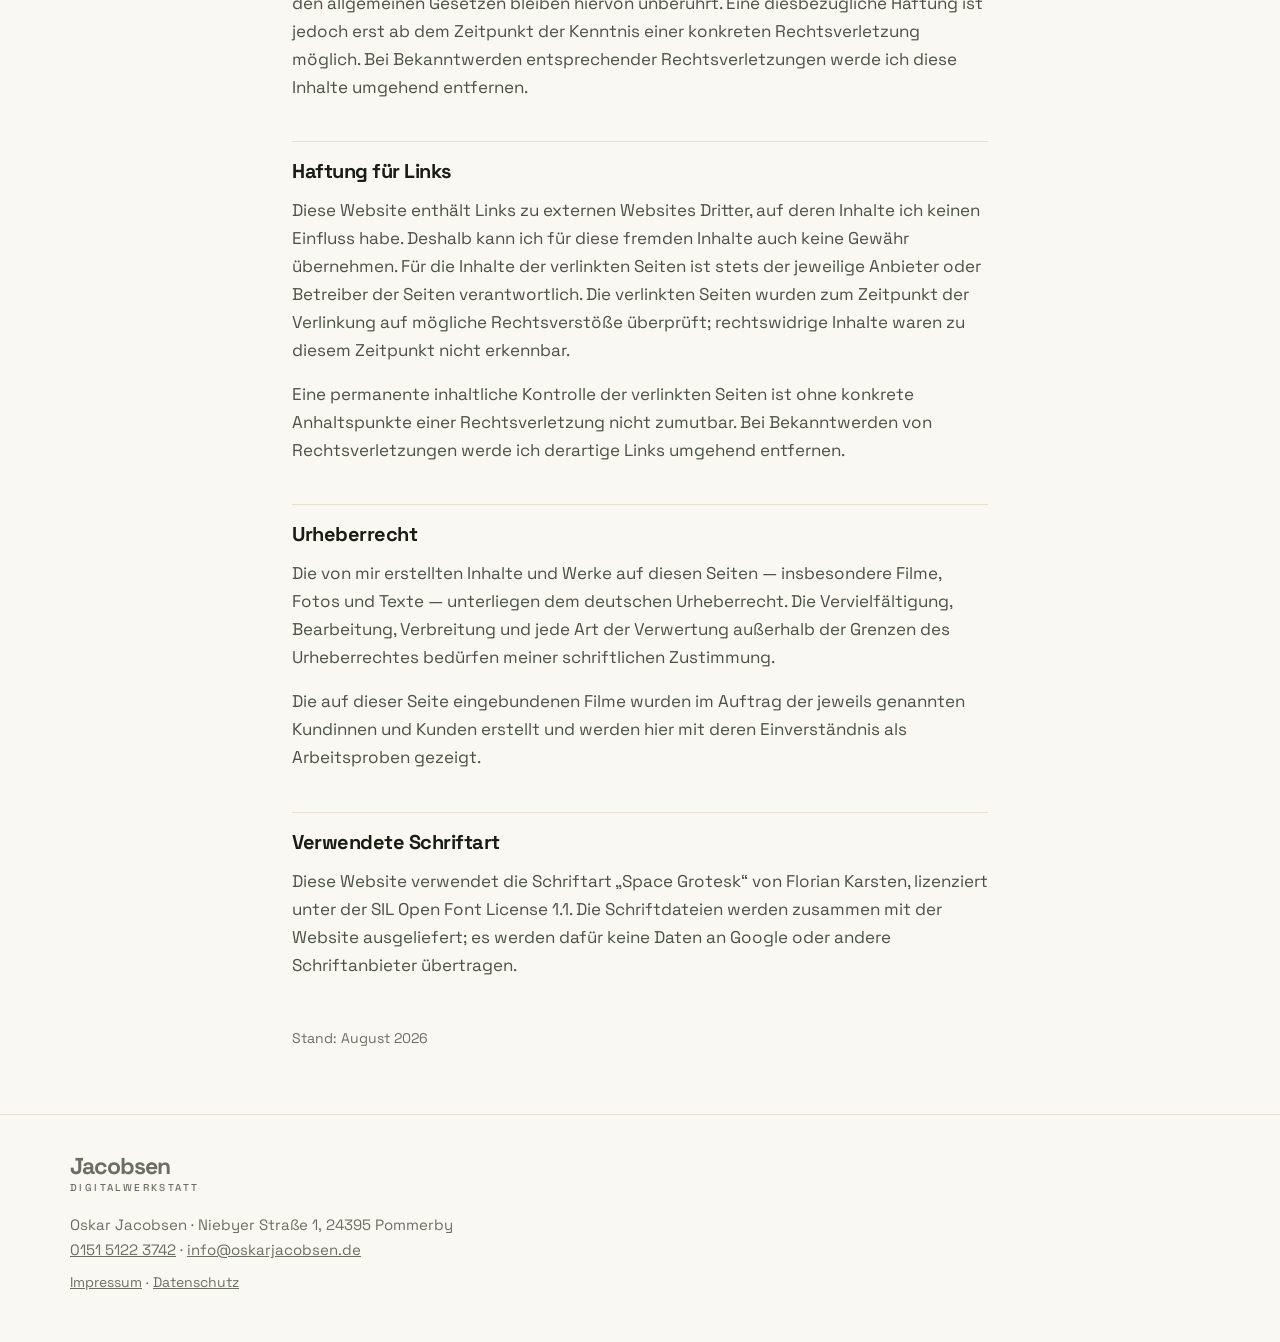
<file: impressum.html>
<!DOCTYPE html>
<html lang="de">
<head>
<meta charset="utf-8">
<meta name="viewport" content="width=device-width, initial-scale=1">
<title>Impressum – Jacobsen Digitalwerkstatt</title>
<meta name="description" content="Impressum und Anbieterkennzeichnung von Oskar Jacobsen, Jacobsen Digitalwerkstatt, Pommerby.">
<meta name="robots" content="noindex">
<meta name="theme-color" content="#faf8f2">
<link rel="preload" href="fonts/space-grotesk-latin.woff2" as="font" type="font/woff2" crossorigin>
<link rel="stylesheet" href="styles.css?v=2026-08-31e">
<link rel="icon" href="data:image/svg+xml,<svg xmlns='http://www.w3.org/2000/svg' viewBox='0 0 32 32'><rect width='32' height='32' rx='7' fill='%2326311f'/><text x='16' y='23' font-family='sans-serif' font-size='19' font-weight='700' fill='%23faf8f2' text-anchor='middle'>J</text></svg>">
</head>
<body>

<header class="kopf">
  <div class="wrap kopf__inner">
    <a class="wortmarke" href="index.html" aria-label="Jacobsen Digitalwerkstatt, zur Startseite">
      <span class="wortmarke__name">Jacobsen</span>
      <span class="wortmarke__zusatz">Digitalwerkstatt</span>
    </a>
    <nav class="nav" aria-label="Rechtliches" style="display:block;width:auto;border:0;padding:0">
      <ul style="flex-direction:row;gap:1.25rem">
        <li><a href="index.html">Startseite</a></li>
        <li><a href="datenschutz.html">Datenschutz</a></li>
      </ul>
    </nav>
  </div>
</header>

<main>
  <div class="wrap recht">
    <a class="zurueck" href="index.html">&larr; Zurück zur Startseite</a>

    <h1>Impressum</h1>

    <h2>Angaben gemäß § 5 Digitale-Dienste-Gesetz (DDG)</h2>
    <address>
      Oskar Jacobsen<br>
      Niebyer Straße 1<br>
      24395 Pommerby<br>
      Deutschland
    </address>

    <h2>Rechtsform</h2>
    <p>
      Ich arbeite als Einzelunternehmer. Es steht keine Gesellschaft dahinter, es gibt
      keine Eintragung im Handelsregister, und dein Vertragspartner bin immer ich persönlich.
    </p>
    <p>
      „Jacobsen Digitalwerkstatt“ ist dabei nur der Name, unter dem ich auftrete — eine
      Geschäftsbezeichnung, keine eingetragene Marke und kein Unternehmen im
      handelsrechtlichen Sinne.
    </p>

    <h2>Kontakt</h2>
    <p>
      Telefon: <a href="tel:+4915151223742">0151 5122 3742</a><br>
      E-Mail: <a href="mailto:info@oskarjacobsen.de">info@oskarjacobsen.de</a>
    </p>

    <h2>Umsatzsteuer</h2>
    <p>
      Gemäß § 19 Umsatzsteuergesetz (UStG) wird keine Umsatzsteuer berechnet und
      daher auch nicht in Rechnungen ausgewiesen (Kleinunternehmerregelung).
    </p>

    <h2>Verantwortlich für den Inhalt nach § 18 Abs. 2 MStV</h2>
    <address>
      Oskar Jacobsen<br>
      Niebyer Straße 1<br>
      24395 Pommerby
    </address>

    <h2>Verbraucherstreitbeilegung</h2>
    <p>
      Ich bin nicht bereit und nicht verpflichtet, an Streitbeilegungsverfahren vor einer
      Verbraucherschlichtungsstelle teilzunehmen.
    </p>

    <h2>Haftung für Inhalte</h2>
    <p>
      Als Diensteanbieter bin ich gemäß § 7 Abs. 1 DDG für eigene Inhalte auf diesen Seiten
      nach den allgemeinen Gesetzen verantwortlich. Nach §§ 8 bis 10 DDG bin ich als
      Diensteanbieter jedoch nicht verpflichtet, übermittelte oder gespeicherte fremde
      Informationen zu überwachen oder nach Umständen zu forschen, die auf eine rechtswidrige
      Tätigkeit hinweisen.
    </p>
    <p>
      Verpflichtungen zur Entfernung oder Sperrung der Nutzung von Informationen nach den
      allgemeinen Gesetzen bleiben hiervon unberührt. Eine diesbezügliche Haftung ist jedoch
      erst ab dem Zeitpunkt der Kenntnis einer konkreten Rechtsverletzung möglich. Bei
      Bekanntwerden entsprechender Rechtsverletzungen werde ich diese Inhalte umgehend entfernen.
    </p>

    <h2>Haftung für Links</h2>
    <p>
      Diese Website enthält Links zu externen Websites Dritter, auf deren Inhalte ich keinen
      Einfluss habe. Deshalb kann ich für diese fremden Inhalte auch keine Gewähr übernehmen.
      Für die Inhalte der verlinkten Seiten ist stets der jeweilige Anbieter oder Betreiber
      der Seiten verantwortlich. Die verlinkten Seiten wurden zum Zeitpunkt der Verlinkung auf
      mögliche Rechtsverstöße überprüft; rechtswidrige Inhalte waren zu diesem Zeitpunkt nicht
      erkennbar.
    </p>
    <p>
      Eine permanente inhaltliche Kontrolle der verlinkten Seiten ist ohne konkrete Anhaltspunkte
      einer Rechtsverletzung nicht zumutbar. Bei Bekanntwerden von Rechtsverletzungen werde ich
      derartige Links umgehend entfernen.
    </p>

    <h2>Urheberrecht</h2>
    <p>
      Die von mir erstellten Inhalte und Werke auf diesen Seiten — insbesondere Filme, Fotos
      und Texte — unterliegen dem deutschen Urheberrecht. Die Vervielfältigung, Bearbeitung,
      Verbreitung und jede Art der Verwertung außerhalb der Grenzen des Urheberrechtes bedürfen
      meiner schriftlichen Zustimmung.
    </p>
    <p>
      Die auf dieser Seite eingebundenen Filme wurden im Auftrag der jeweils genannten Kundinnen
      und Kunden erstellt und werden hier mit deren Einverständnis als Arbeitsproben gezeigt.
    </p>

    <h2>Verwendete Schriftart</h2>
    <p>
      Diese Website verwendet die Schriftart „Space Grotesk“ von Florian Karsten, lizenziert
      unter der SIL Open Font License 1.1. Die Schriftdateien werden zusammen mit der Website
      ausgeliefert; es werden dafür keine Daten an Google oder andere Schriftanbieter übertragen.
    </p>

    <p class="stand">Stand: August 2026</p>
  </div>
</main>

<footer class="fuss">
  <div class="wrap fuss__inner">
    <div class="wortmarke wortmarke--fuss">
      <span class="wortmarke__name">Jacobsen</span>
      <span class="wortmarke__zusatz">Digitalwerkstatt</span>
    </div>
    <p class="fuss__zeile">
      Oskar Jacobsen · Niebyer Straße 1, 24395 Pommerby<br>
      <a href="tel:+4915151223742">0151 5122 3742</a> ·
      <a href="mailto:info@oskarjacobsen.de">info@oskarjacobsen.de</a>
    </p>
    <p class="fuss__zeile fuss__zeile--klein">
      <a href="impressum.html">Impressum</a> · <a href="datenschutz.html">Datenschutz</a>
    </p>
  </div>
</footer>

</body>
</html>
</file>
<file: styles.css>
/* ==========================================================================
   Jacobsen Digitalwerkstatt
   Warmes Creme, dunkles Grün, ein oranger Akzent. Space Grotesk durchgehend.
   Mobile first. Kein Framework, keine externen Requests.

   Bewusste Entscheidung: Auf dieser Seite ist kein einziges Foto von Oskar
   nötig. Die Seite trägt sich über Schrift, Flächen und die echten Arbeiten.
   Wo später Fotos hinkönnen, steht ein Kommentar im HTML.
   ========================================================================== */

/* ---------- Schrift (lokal, kein Google-Request) --------------------------
   Space Grotesk ist eine Variable Font (Achse wght 300–700). Deshalb steht im
   font-weight ein BEREICH und keine Einzelzahl: nur so interpoliert der Browser
   und 700 wird wirklich fetter als 500. Eine Datei deckt alle Gewichte ab.
   Lizenz: SIL Open Font License 1.1, siehe fonts/OFL.txt
   -------------------------------------------------------------------------- */

@font-face {
  font-family: 'Space Grotesk';
  font-style: normal;
  font-weight: 300 700;
  font-display: swap;
  src: url('fonts/space-grotesk-latin.woff2') format('woff2');
  unicode-range: U+0000-00FF, U+0131, U+0152-0153, U+02BB-02BC, U+02C6, U+02DA,
    U+02DC, U+0304, U+0308, U+0329, U+2000-206F, U+20AC, U+2122, U+2191, U+2193,
    U+2212, U+2215, U+FEFF, U+FFFD;
}
@font-face {
  font-family: 'Space Grotesk';
  font-style: normal;
  font-weight: 300 700;
  font-display: swap;
  src: url('fonts/space-grotesk-latin-ext.woff2') format('woff2');
  unicode-range: U+0100-02BA, U+02BD-02C5, U+02C7-02CC, U+02CE-02D7, U+02DD-02FF,
    U+0304, U+0308, U+0329, U+1D00-1DBF, U+1E00-1E9F, U+1EF2-1EFF, U+2020,
    U+20A0-20AB, U+20AD-20C0, U+2113, U+2C60-2C7F, U+A720-A7FF;
}

/* ---------- Farben & Maße ------------------------------------------------
   Drei Farben, mehr nicht: Papier (warmes Creme), Grün (die dunklen Flächen),
   Orange (das Signal). Alle Textfarben sind gegen ihren Untergrund auf
   Kontrast geprüft — nichts hier ist unter 4,5:1.
   -------------------------------------------------------------------------- */

:root {
  --papier:     #faf8f2;
  --papier-2:   #f2eee3;
  --karte:      #ffffff;

  --tinte:      #191d14;
  --tinte-70:   #4b5145;
  --grau:       #6b6f63;
  --linie:      #e5e0d2;
  --linie-satt: #d6cfba;

  --gruen:      #26311f;
  --gruen-2:    #33422a;
  --auf-gruen:  #efece2;
  --auf-gruen-weich: #b9bdb0;

  --akzent:      #c4491a;   /* Text und Linien auf Creme */
  --akzent-hell: #f0803f;   /* auf dunklem Grün */

  --schrift: "Space Grotesk", "Helvetica Neue", Arial, sans-serif;

  --wrap: 1180px;
  --luft: 1.25rem;

  --r-klein: 10px;
  --r:       16px;
  --r-gross: 24px;
  --r-panel: 28px;
  --pille:   999px;

  --schatten: 0 1px 2px rgba(25,29,20,.04), 0 12px 32px -22px rgba(25,29,20,.35);
}

*, *::before, *::after { box-sizing: border-box; }

html {
  scroll-behavior: smooth;
  scroll-padding-top: 6rem;
  -webkit-text-size-adjust: 100%;
}

body {
  margin: 0;
  background: var(--papier);
  color: var(--tinte);
  font-family: var(--schrift);
  font-weight: 400;
  font-size: 1.0625rem;
  line-height: 1.65;
  -webkit-font-smoothing: antialiased;
  text-rendering: optimizeLegibility;
}

img { max-width: 100%; height: auto; display: block; }
a { color: inherit; }

p { margin: 0 0 1rem; }
p:last-child { margin-bottom: 0; }

.wrap {
  width: 100%;
  max-width: var(--wrap);
  margin-inline: auto;
  padding-inline: var(--luft);
}

/* Nur für Vorlesesoftware. Nicht display:none — das würde auch dort
   verschwinden. Stattdessen auf einen Punkt zusammengezogen.

   Achtung beim Einbauen: das Ding ist position:absolute und sucht sich den
   nächsten positionierten Vorfahren. Liegt der außerhalb eines scrollenden
   Kastens — etwa der Karussell-Spur —, entkommt es dessen Beschneidung und
   zieht die ganze Seite in die Breite. Der Elternteil muss deshalb selbst
   position:relative haben, siehe .seitenlink. */
.nur-vorlesen {
  position: absolute;
  width: 1px; height: 1px;
  margin: -1px; padding: 0;
  overflow: hidden;
  clip-path: inset(50%);
  white-space: nowrap;
  border: 0;
}

.skip { position: absolute; left: -9999px; }
.skip:focus {
  left: 1rem; top: 1rem;
  z-index: 100;
  background: var(--tinte); color: var(--papier);
  padding: .75rem 1rem;
  border-radius: var(--r-klein);
}

:focus-visible { outline: 3px solid var(--akzent); outline-offset: 3px; border-radius: 2px; }

/* ---------- Kleinteile: Marke, Vorzeile, Chips ---------------------------- */

.wortmarke { display: block; text-decoration: none; line-height: 1; }
.wortmarke__name {
  display: block;
  font-weight: 700;
  font-size: 1.4375rem;
  letter-spacing: -0.035em;
}
.wortmarke__zusatz {
  display: block;
  font-weight: 500;
  font-size: 0.625rem;
  letter-spacing: 0.24em;
  text-transform: uppercase;
  color: var(--grau);
  margin-top: .35rem;
}

/* Die kleine Zeile über einer Überschrift */
.vorzeile {
  display: inline-flex;
  align-items: center;
  gap: .55rem;
  margin: 0 0 1rem;
  font-size: .6875rem;
  font-weight: 500;
  letter-spacing: .2em;
  text-transform: uppercase;
  color: var(--grau);
}
.vorzeile::before {
  content: "";
  width: .4rem; height: .4rem;
  border-radius: 1px;
  background: var(--akzent);
  transform: rotate(45deg);
  flex: none;
}
.vorzeile--hell { color: var(--auf-gruen-weich); }
.vorzeile--hell::before { background: var(--akzent-hell); }

/* ---------- Kopf / Navigation -------------------------------------------- */

.kopf {
  position: sticky;
  top: 0;
  z-index: 50;
  background: rgba(250,248,242,.86);
  backdrop-filter: saturate(140%) blur(10px);
  border-bottom: 1px solid var(--linie);
}

.kopf__inner {
  display: flex;
  align-items: center;
  justify-content: space-between;
  gap: 1rem;
  min-height: 4.5rem;
  flex-wrap: wrap;
}

.burger {
  display: inline-flex;
  align-items: center;
  gap: .55rem;
  background: none;
  border: 1px solid var(--linie-satt);
  border-radius: var(--pille);
  padding: .5rem .9rem;
  font: inherit;
  font-size: .9375rem;
  font-weight: 500;
  cursor: pointer;
  color: var(--tinte);
}
.burger:hover { border-color: var(--tinte); }
.burger__balken,
.burger__balken::before,
.burger__balken::after {
  display: block;
  width: 18px; height: 2px;
  background: var(--tinte);
  content: "";
}
.burger__balken { position: relative; }
.burger__balken::before { position: absolute; top: -5px; }
.burger__balken::after  { position: absolute; top: 5px; }
.burger[aria-expanded="true"] .burger__balken { background: transparent; }
.burger[aria-expanded="true"] .burger__balken::before { top: 0; transform: rotate(45deg); }
.burger[aria-expanded="true"] .burger__balken::after  { top: 0; transform: rotate(-45deg); }

.nav {
  display: none;
  width: 100%;
  border-top: 1px solid var(--linie);
  padding-block: .6rem 1rem;
}
.nav.ist-offen { display: block; }

.nav ul {
  list-style: none;
  margin: 0; padding: 0;
  display: flex;
  flex-direction: column;
  gap: .1rem;
}
.nav a {
  display: block;
  padding: .6rem .1rem;
  text-decoration: none;
  font-size: 1.0625rem;
}
.nav a:hover { color: var(--akzent); }
.nav__tel { font-weight: 700; color: var(--akzent) !important; }

@media (min-width: 900px) {
  .burger { display: none; }
  .nav { display: block; width: auto; border-top: 0; padding: 0; }
  .nav ul { flex-direction: row; gap: 1.6rem; align-items: center; }
  .nav a { padding: .3rem 0; font-size: .9375rem; font-weight: 500; }
  .nav__tel {
    background: var(--gruen);
    color: var(--auf-gruen) !important;
    border-radius: var(--pille);
    padding: .55rem 1rem !important;
  }
  .nav__tel:hover { background: var(--akzent); color: #fff !important; }
}

/* ---------- Knöpfe -------------------------------------------------------- */

.btn {
  display: inline-flex;
  align-items: center;
  justify-content: center;
  gap: .5rem;
  padding: .95rem 1.6rem;
  border-radius: var(--pille);
  text-decoration: none;
  font-weight: 600;
  font-size: 1.0625rem;
  line-height: 1.2;
  border: 1.5px solid transparent;
  transition: background-color .15s ease, color .15s ease, border-color .15s ease, transform .15s ease;
}
.btn:hover { transform: translateY(-1px); }

.btn--voll { background: var(--gruen); border-color: var(--gruen); color: var(--auf-gruen); }
.btn--voll:hover { background: var(--akzent); border-color: var(--akzent); color: #fff; }

.btn--linie { border-color: var(--linie-satt); color: var(--tinte); background: transparent; }
.btn--linie:hover { border-color: var(--tinte); background: var(--karte); }

.btn--hell { background: var(--papier); border-color: var(--papier); color: var(--gruen); }
.btn--hell:hover { background: var(--akzent-hell); border-color: var(--akzent-hell); color: var(--gruen); }

.btn--linie-hell {
  border-color: rgba(239,236,226,.35);
  color: var(--auf-gruen);
  word-break: break-word;
}
.btn--linie-hell:hover { border-color: var(--auf-gruen); }

.cta-reihe {
  display: flex;
  flex-wrap: wrap;
  gap: .75rem;
  margin-top: 2rem;
}

/* ---------- Bilder, die später dazukommen -------------------------------
   Fertiger Rahmen für ein Foto, das es noch nicht gibt. Siehe README.
   ------------------------------------------------------------------------ */

.bild { margin: 0; }
.bild img {
  border-radius: var(--r-panel);
  width: 100%;
}

/* ---------- Hero ---------------------------------------------------------- */

.hero { padding-block: 3.25rem 3rem; }

.hero__inner { display: grid; gap: 2.5rem; align-items: center; }

h1 {
  font-weight: 700;
  font-size: clamp(2.4rem, 8.5vw, 4.25rem);
  line-height: 1.02;
  letter-spacing: -0.04em;
  margin: 0 0 1.5rem;
  text-wrap: balance;
}
.hl { color: var(--akzent); }

.lead {
  font-size: 1.1875rem;
  line-height: 1.55;
  color: var(--tinte-70);
  max-width: 40ch;
}

.mikro {
  margin-top: 1.5rem;
  font-size: .9375rem;
  color: var(--grau);
  max-width: 44ch;
}

/* Die grüne Karte rechts im Hero — sie ersetzt das Foto, das es noch nicht
   gibt, und stellt gleichzeitig das Wichtigste nach vorn: die Nummer. */
.visitenkarte {
  background: var(--gruen);
  color: var(--auf-gruen);
  border-radius: var(--r-panel);
  padding: clamp(1.6rem, 5vw, 2.4rem);
  display: flex;
  flex-direction: column;
  gap: 1.1rem;
}
.visitenkarte__satz {
  font-size: clamp(1.25rem, 4.5vw, 1.6rem);
  font-weight: 700;
  line-height: 1.25;
  letter-spacing: -0.025em;
  margin: 0;
  text-wrap: balance;
}
.visitenkarte__tel {
  display: inline-block;
  font-weight: 700;
  font-size: clamp(1.6rem, 6vw, 2.3rem);
  letter-spacing: -0.03em;
  line-height: 1.1;
  color: var(--auf-gruen);
  text-decoration: none;
  border-bottom: 3px solid var(--akzent-hell);
  padding-bottom: .1em;
  align-self: flex-start;
}
.visitenkarte__tel:hover { color: var(--akzent-hell); }
.visitenkarte__klein {
  margin: 0;
  font-size: .9375rem;
  color: var(--auf-gruen-weich);
}
@media (min-width: 900px) {
  .hero { padding-block: 4.5rem 4rem; }
  .hero__inner { grid-template-columns: 1.15fr .85fr; gap: 4rem; }
}

/* ---------- Logo-Laufleiste ----------------------------------------------
   Die Logos laufen langsam durch. Ohne JavaScript und bei „Bewegung
   reduzieren" stehen sie einfach umgebrochen nebeneinander — die Leiste
   funktioniert also auch dann. Die Animation schaltet script.js frei,
   indem es .ist-bewegt setzt und die Spur so oft verdoppelt, bis sie
   nahtlos umläuft.
   -------------------------------------------------------------------------- */

.belege {
  border-block: 1px solid var(--linie);
  padding-block: 1.75rem;
}
.belege__titel {
  margin: 0 0 1.25rem;
  font-size: .6875rem;
  font-weight: 500;
  letter-spacing: .2em;
  text-transform: uppercase;
  color: var(--grau);
  text-align: center;
}

.laufband {
  overflow: hidden;
  -webkit-mask-image: linear-gradient(to right, transparent, #000 7%, #000 93%, transparent);
          mask-image: linear-gradient(to right, transparent, #000 7%, #000 93%, transparent);
}
.laufband__spur {
  display: flex;
  flex-wrap: wrap;
  align-items: center;
  justify-content: center;
  gap: 1.75rem 3rem;
  margin: 0; padding: 0;
  list-style: none;
}
.laufband__spur.ist-bewegt {
  flex-wrap: nowrap;
  justify-content: flex-start;
  width: max-content;
  gap: 3.5rem;
  animation: laufband 40s linear infinite;
}
.laufband:hover .laufband__spur.ist-bewegt { animation-play-state: paused; }
@keyframes laufband {
  from { transform: translateX(0); }
  to   { transform: translateX(-50%); }
}

/* Entsättigt und zurückgenommen, damit die Leiste ruhig bleibt und das
   bunte Wappen nicht alles an sich zieht. Beim Darüberfahren echte Farbe. */
.laufband__spur li { flex: 0 0 auto; display: flex; align-items: center; }
.logo {
  width: auto;
  filter: grayscale(100%);
  opacity: .55;
  transition: filter .3s ease, opacity .3s ease;
}
.laufband__spur li:hover .logo { filter: grayscale(0); opacity: 1; }

/* Jedes Logo bekommt seine eigene Höhe. Gleiche Höhe für alle wäre falsch:
   ein hohes Wappen und eine flache Wortmarke wirken bei gleicher Pixelhöhe
   völlig unterschiedlich groß. Nach Augenmaß gesetzt, nicht gerechnet. */
.logo--gelting   { height: 3rem; }
.logo--petersens { height: 1.4rem; }
.logo--lasse     { height: 2.1rem; }
.logo--agrarkit  { height: 1.9rem; }
.logo--agrarkit text { font-family: var(--schrift); font-weight: 700; letter-spacing: -0.03em; }

@media (prefers-reduced-motion: reduce) {
  .laufband { -webkit-mask-image: none; mask-image: none; }
}

/* ---------- Abschnitte ---------------------------------------------------- */

.abschnitt { padding-block: 4rem; }
@media (min-width: 900px) { .abschnitt { padding-block: 6rem; } }

.abschnitt--creme { background: var(--papier-2); }

.h2 {
  font-weight: 700;
  font-size: clamp(1.75rem, 5vw, 2.8rem);
  line-height: 1.1;
  letter-spacing: -0.035em;
  margin: 0 0 .85rem;
  text-wrap: balance;
}

.abschnitt__lead {
  color: var(--grau);
  font-size: 1.0625rem;
  max-width: 52ch;
  margin-bottom: 2.5rem;
}

/* Die dunklen Abschnitte sind gerundete Flächen im Papier, nicht randlos.
   Das nimmt der Seite die Strenge, ohne dass Farbe dazukommt. */
.panel {
  background: var(--gruen);
  color: var(--auf-gruen);
  border-radius: var(--r-panel);
  padding: clamp(2rem, 6vw, 4rem);
}
.panel .h2 { color: var(--auf-gruen); }
.panel .abschnitt__lead { color: var(--auf-gruen-weich); }

/* ---------- Die zwei Wege ------------------------------------------------- */

.karten { display: grid; gap: 1.25rem; }
@media (min-width: 840px) { .karten { grid-template-columns: 1fr 1fr; gap: 1.5rem; } }

.karte {
  position: relative;
  border: 1px solid var(--linie);
  border-radius: var(--r-gross);
  padding: clamp(1.6rem, 4vw, 2.25rem);
  background: var(--karte);
  box-shadow: var(--schatten);
  overflow: hidden;
}
.karte__nr {
  position: absolute;
  top: .35rem; right: 1.25rem;
  margin: 0;
  font-weight: 700;
  font-size: 4.5rem;
  line-height: 1;
  letter-spacing: -0.05em;
  color: var(--papier-2);
  pointer-events: none;
}
.karte__titel {
  position: relative;
  font-weight: 700;
  font-size: 1.3125rem;
  line-height: 1.25;
  letter-spacing: -0.025em;
  margin: 0 0 .9rem;
  max-width: 22ch;
}
.karte p { color: var(--tinte-70); }
.karte__schluss {
  margin-top: 1.25rem;
  padding-top: 1.25rem;
  border-top: 1px solid var(--linie);
  color: var(--tinte) !important;
  font-weight: 600;
}

/* ---------- Was ich mache ------------------------------------------------- */

.leistungen {
  list-style: none;
  margin: 0; padding: 0;
  display: grid;
  gap: 1rem;
}
@media (min-width: 700px)  { .leistungen { grid-template-columns: 1fr 1fr; } }
@media (min-width: 1000px) { .leistungen { grid-template-columns: repeat(3, 1fr); } }

.leistungen li {
  background: var(--karte);
  border: 1px solid var(--linie);
  border-radius: var(--r-gross);
  padding: 1.5rem 1.5rem 1.6rem;
  transition: border-color .15s ease, transform .15s ease;
}
.leistungen li:hover { border-color: var(--linie-satt); transform: translateY(-2px); }
.leistungen h3 {
  display: flex;
  align-items: center;
  gap: .55rem;
  font-weight: 700;
  font-size: 1.125rem;
  line-height: 1.25;
  letter-spacing: -0.02em;
  margin: 0 0 .55rem;
}
.leistungen h3::before {
  content: "";
  width: .45rem; height: .45rem;
  background: var(--akzent);
  transform: rotate(45deg);
  flex: none;
}
.leistungen p { color: var(--tinte-70); font-size: 1rem; }

/* ---------- Arbeiten: das Karussell ---------------------------------------
   Eine Spur, die seitlich scrollt, mit Einrastpunkten. Am Rechner klickt man
   sich mit den Pfeilen durch, auf dem Handy wischt man — beides dieselbe
   Mechanik, nur andere Bedienung. Ohne JavaScript bleibt es eine Spur, die
   man mit dem Finger oder dem Trackpad schieben kann.
   -------------------------------------------------------------------------- */

/* --- Die einzelne Folie --- */
.folie {
  min-width: 0;
  display: grid;
  gap: 1.25rem;
  align-content: start;
}
.folie__text { min-width: 0; }
.folie__medium { min-width: 0; }

/* Die beiden Endlos-Kopien legt script.js an. Untereinander wären sie
   doppelte Einträge, deshalb gibt es sie erst, wenn daraus eine Spur wird. */
.folie--kopie { display: none; }

.folie__wer {
  font-weight: 500;
  font-size: .6875rem;
  letter-spacing: .2em;
  text-transform: uppercase;
  color: var(--akzent);
  margin: 0 0 .5rem;
}
.folie__titel {
  font-weight: 700;
  font-size: clamp(1.25rem, 3vw, 1.5rem);
  line-height: 1.25;
  letter-spacing: -0.025em;
  margin: 0 0 .6rem;
}
.folie__text p { color: var(--tinte-70); font-size: 1rem; }

/* Link auf die echte Seite. Bewusst kleiner als die Knöpfe im Hero — hier
   soll man weiterlesen können, nicht abbiegen müssen. Die Adresse ist die
   Beschriftung: dann weiß man vorher, wo man landet. */
.seitenlink {
  /* hält .nur-vorlesen bei sich — siehe Kommentar dort */
  position: relative;
  display: inline-flex;
  align-items: center;
  gap: .5rem;
  margin-top: 1.2rem;
  padding: .55rem 1.05rem;
  border: 1.5px solid var(--linie-satt);
  border-radius: var(--pille);
  color: var(--tinte);
  text-decoration: none;
  font-weight: 600;
  font-size: .9375rem;
  line-height: 1.2;
  transition: border-color .15s ease, background-color .15s ease, transform .15s ease;
}
.seitenlink:hover {
  border-color: var(--tinte);
  background: var(--karte);
  transform: translateY(-1px);
}
.seitenlink__pfeil {
  width: 12px; height: 12px;
  flex: none;
  transition: transform .15s ease;
}
.seitenlink:hover .seitenlink__pfeil { transform: translate(1px, -1px); }

/* --- Handy: gar kein Karussell ---
   Untereinander, ohne Knöpfe, ohne Wischen. Auf einem kleinen Bildschirm ist
   scrollen die Bedienung, die jeder kennt. */
.karussell__spur {
  display: grid;
  gap: 3.5rem;
}
.karussell__pfeil,
.karussell__steuer { display: none; }

/* --- Ab hier wird eine Spur daraus --- */
@media (min-width: 820px) {
  .karussell__buehne {
    position: relative;
    /* Platz links und rechts, damit die Pfeile neben der Spur stehen und
       nicht auf dem Bild liegen. */
    padding-inline: 4rem;
  }

  .karussell__spur {
    display: flex;
    gap: 2rem;
    overflow-x: auto;
    scroll-snap-type: x mandatory;
    overscroll-behavior-x: contain;
    -webkit-overflow-scrolling: touch;
    scrollbar-width: none;
  }
  .karussell__spur::-webkit-scrollbar { display: none; }

  .folie {
    flex: 0 0 100%;
    scroll-snap-align: start;
    grid-template-columns: 1.15fr .85fr;
    gap: 3rem;
    align-items: center;
  }
  /* Sichtbar, aber nur zum Angucken: angefasst wird immer das Original.
     `inert` im Skript regelt Tastatur und Vorlesesoftware, das hier den
     Mauszeiger. */
  .folie--kopie { display: grid; pointer-events: none; }

  /* Die Pfeile sitzen mittig neben der Spur — links zurück, rechts vor.
     Ohne JavaScript täten sie nichts, deshalb erscheinen sie erst mit .js. */
  .js .karussell__pfeil {
    display: inline-flex;
    position: absolute;
    top: 50%;
    transform: translateY(-50%);
    z-index: 2;
  }
  .karussell__pfeil--zurueck { left: 0; }
  .karussell__pfeil--vor { right: 0; }

  .js .karussell__steuer {
    display: flex;
    align-items: center;
    justify-content: center;
    gap: 1.25rem;
    margin-top: 1.5rem;
  }
}

.karussell__pfeil {
  width: 2.875rem; height: 2.875rem;
  border-radius: 50%;
  border: 1px solid var(--linie-satt);
  background: var(--karte);
  color: var(--tinte);
  font: inherit;
  font-size: 1.25rem;
  line-height: 1;
  cursor: pointer;
  align-items: center;
  justify-content: center;
  transition: border-color .15s ease, background-color .15s ease, opacity .15s ease;
}
.karussell__pfeil:hover:not(:disabled) { border-color: var(--tinte); }
.karussell__pfeil:disabled { opacity: .3; cursor: default; }

/* Die Punkte selbst bleiben ruhig und ändern sich nie. Welche Folie gerade
   dran ist, zeigt ein einzelner Läufer, der darüber liegt und direkt an der
   Scrollposition hängt — er wandert also mit der Bewegung mit, statt am Ende
   hinterherzuspringen. Deshalb hat er auch bewusst KEINE eigene Animation:
   die Bewegung kommt vom Scrollen, nicht von einem Übergang. */
.karussell__punkte {
  position: relative;
  display: flex;
  gap: .5rem;
  margin: 0;
  padding: 0;
  list-style: none;
}
.karussell__punkt {
  width: .55rem; height: .55rem;
  padding: 0;
  border: 0;
  border-radius: 50%;
  background: var(--linie-satt);
  cursor: pointer;
  transition: background-color .15s ease;
}
.karussell__punkt:hover { background: var(--grau); }

.karussell__laeufer {
  position: absolute;
  left: 0; top: 50%;
  width: .55rem; height: .55rem;
  border-radius: var(--pille);
  background: var(--akzent);
  transform: translate(0, -50%);
  pointer-events: none;
  will-change: transform, width;
}

.karussell__zaehler {
  font-size: .8125rem;
  color: var(--grau);
  font-variant-numeric: tabular-nums;
}

/* Zwei Hochkant-Videos nebeneinander. Begrenzt, weil sonst diese eine Folie
   das ganze Karussell hoch macht — alle Folien sind so hoch wie die höchste. */
.videopaar {
  display: grid;
  grid-template-columns: 1fr 1fr;
  gap: 1rem;
  max-width: 430px;
}

/* Zwei-Klick-Lösung: vor dem Klick geht kein Byte an YouTube. */
.video {
  position: relative;
  background: var(--gruen);
  border-radius: var(--r-gross);
  overflow: hidden;
}
.video--quer { aspect-ratio: 16 / 9; }
.video--hoch { aspect-ratio: 9 / 16; }

.video__flaeche {
  position: absolute;
  inset: 0;
  width: 100%;
  height: 100%;
  display: flex;
  align-items: center;
  justify-content: center;
  background: radial-gradient(circle at 50% 42%, var(--gruen-2) 0%, var(--gruen) 72%);
  border: 0;
  color: var(--auf-gruen);
  font: inherit;
  cursor: pointer;
  padding: .9rem;
}

/* Das Standbild liegt im Knopf, nicht dahinter. Beim Klick ersetzt das
   Skript den ganzen Knopf durch den Player — damit ist das Bild mit weg.
   Die Bilder liegen hier im Ordner, es geht kein Request an YouTube. */
.video__bild {
  position: absolute;
  inset: 0;
  width: 100%;
  height: 100%;
  object-fit: cover;
  display: block;
}
/* Ein gleichmäßiger Schleier über dem Standbild. Er nimmt hellen Aufnahmen
   die Spitze, damit die orangene Scheibe überall gleich gut sitzt. Er hängt
   an der Klickfläche, nicht am Rahmen — sonst läge er nach dem Klick über
   dem laufenden Video. */
.video__flaeche::after {
  content: "";
  position: absolute;
  inset: 0;
  background: rgba(25, 29, 20, .3);
}
/* Milchglas, dasselbe Prinzip wie die Kopfleiste beim Scrollen: getönte
   Fläche plus Weichzeichner. Dadurch darf die Scheibe wieder mittig sitzen —
   man sieht durch sie hindurch, was im Bild darunter passiert.

   Bei 65 % liest sich die Scheibe auch über einem dunklen Bild noch als
   weiß und man sieht trotzdem hindurch. Viel weiter runter geht es nicht:
   unter etwa 55 % verliert das dunkle Dreieck auf einem dunklen Standbild
   den Kontrast. So sind es im schlechtesten Fall 5,6:1. */
.video__play {
  z-index: 1;
  width: 46px; height: 46px;
  border-radius: 50%;
  background: rgba(250, 248, 242, .65);
  -webkit-backdrop-filter: saturate(140%) blur(8px);
  backdrop-filter: saturate(140%) blur(8px);
  /* Ohne Ring verschwindet die helle Scheibe auf einem hellen Himmel. Mit
     ihm sind es an beiden Extremen mindestens 4:1 zum Untergrund. */
  box-shadow: 0 0 0 1.5px rgba(21, 26, 17, .5), 0 3px 14px rgba(15, 18, 12, .28);
  position: relative;
  transition: transform .15s ease, background-color .15s ease;
}
.video__play::after {
  content: "";
  position: absolute;
  top: 50%; left: 54%;
  transform: translate(-50%, -50%);
  border-style: solid;
  border-width: 8px 0 8px 13px;
  border-color: transparent transparent transparent var(--gruen);
}
.video__flaeche:hover .video__play {
  transform: scale(1.08);
  background: rgba(250, 248, 242, .88);
}

/* Beschriftung auf eigener deckender Fläche unten links. Auf einem Foto
   ist der Untergrund nicht vorhersehbar — hinter dieser Fläche schon, und
   damit stimmt der Kontrast auf jedem Standbild. */
.video__marke {
  position: absolute;
  z-index: 1;
  left: .9rem;
  bottom: .9rem;
  display: grid;
  gap: .1rem;
  padding: .5rem .85rem;
  border-radius: var(--r);
  background: rgba(21, 26, 17, .86);
  text-align: left;
}
.video__label { font-weight: 700; font-size: .9375rem; letter-spacing: -0.02em; }
.video__hinweis {
  font-size: .625rem;
  letter-spacing: .2em;
  text-transform: uppercase;
  color: var(--auf-gruen-weich);
}

/* Die Hochkant-Videos stehen zu zweit nebeneinander und sind entsprechend
   schmal. Dort bleibt nur der kurze Hinweis stehen; wofür der Knopf da ist,
   sagt die orangene Scheibe deutlich genug. Vorgelesen wird ohnehin das
   aria-label, das script.js auf den Knopf setzt. */
.video--hoch .video__flaeche { padding: .55rem; }
.video--hoch .video__play { width: 38px; height: 38px; }
.video--hoch .video__play::after { border-width: 7px 0 7px 11px; }
/* Der Hinweis wird zum schmalen Streifen über die ganze Breite. Nebeneinander
   wie bei den Querformaten wird es hier auf dem Handy zu eng — dann bricht
   „LÄDT YOUTUBE“ um und der halbe Ausschnitt ist zu. */
.video--hoch .video__marke {
  position: absolute;
  left: 0; right: 0; bottom: 0;
  padding: .5rem .4rem;
  border-radius: 0;
  text-align: center;
}
.video--hoch .video__label { display: none; }
.video--hoch .video__hinweis { font-size: .5625rem; letter-spacing: .15em; }
.video iframe { position: absolute; inset: 0; width: 100%; height: 100%; border: 0; }

/* ---------- Kundenzitate -------------------------------------------------- */

.zitat {
  margin: 1.5rem 0 0;
  padding: 1.1rem 1.25rem;
  background: var(--papier-2);
  border-left: 3px solid var(--akzent);
  border-radius: 0 var(--r) var(--r) 0;
}
.zitat p {
  font-size: 1.0625rem;
  color: var(--tinte);
  margin-bottom: .35rem;
}
.zitat cite {
  display: block;
  font-style: normal;
  font-size: .875rem;
  color: var(--grau);
}
.panel .zitat, .fall--karte .zitat { background: transparent; }

/* ---------- Geräte-Rahmen -------------------------------------------------
   Bildschirmfotos stehen nicht nackt in der Seite, sondern in einem Browser-
   fenster und einem Handy. Beide sind komplett in CSS gebaut — kein fremdes
   Mockup-Bild, keine zusätzliche Datei, und sie nehmen die Farben der Seite an.

   Aufbau: der Rechner liegt groß, das Handy überlappt ihn unten rechts. Auf
   dem Handy selbst ist dafür kein Platz, da stehen beide untereinander.
   -------------------------------------------------------------------------- */

.geraete { min-width: 0; }

/* Die Bühne trägt Rechner und Handy. Sie ist der Bezugspunkt fürs Handy —
   nicht der ganze Block, sonst rutscht das Handy unter die Unterschrift. */
.geraete__buehne { position: relative; }

/* --- Browserfenster --- */
.fenster {
  border-radius: var(--r);
  overflow: hidden;
  border: 1px solid var(--linie-satt);
  background: var(--karte);
  box-shadow: 0 20px 44px -28px rgba(25,29,20,.65);
}
.fenster__leiste {
  display: flex;
  align-items: center;
  gap: .6rem;
  padding: .45rem .7rem;
  background: var(--papier-2);
  border-bottom: 1px solid var(--linie);
}
/* Die drei Punkte links: ein Element, zwei Schatten. */
.fenster__punkte {
  flex: none;
  width: 7px; height: 7px;
  border-radius: 50%;
  background: var(--linie-satt);
  box-shadow: 11px 0 0 var(--linie-satt), 22px 0 0 var(--linie-satt);
  margin-right: 22px;
}
.fenster__adresse {
  flex: 1;
  min-width: 0;
  background: var(--karte);
  border: 1px solid var(--linie);
  border-radius: var(--pille);
  padding: .1rem .6rem;
  font-size: .625rem;
  letter-spacing: .04em;
  color: var(--grau);
  text-align: center;
  white-space: nowrap;
  overflow: hidden;
  text-overflow: ellipsis;
}
.fenster__bild { width: 100%; display: block; }

/* --- Handy --- */
.handy {
  position: relative;
  border: 5px solid var(--tinte);
  border-radius: 22px;
  background: var(--tinte);
  overflow: hidden;
  box-shadow: 0 18px 36px -22px rgba(25,29,20,.7);
}
.handy__bild { width: 100%; display: block; border-radius: 17px; }

/* --- Anordnung --- */
/* Schmal: untereinander, das Handy etwas eingerückt und überlappend. */
.geraete__handy {
  width: 38%;
  max-width: 150px;
  margin: -2.5rem 0 0 auto;
  position: relative;
  z-index: 2;
}
@media (min-width: 620px) {
  .geraete__buehne { padding-bottom: 2rem; }
  .geraete__handy {
    position: absolute;
    right: 0;
    bottom: 0;
    width: 21%;
    max-width: 165px;
    margin: 0;
  }
}

/* ---------- Platzhalter mitten im Fließtext ------------------------------
   Nur noch für den stillgelegten Fall des Kommunalpolitikers gebraucht: dort
   steht der Name noch nicht. Wenn der Name eingetragen ist, kann das hier raus.
   ------------------------------------------------------------------------ */

.ph-inline {
  background: #fdf3d0;
  border-bottom: 1px dashed #c9a227;
  padding: 0 .15em;
  color: #6b5400;
  font-style: italic;
}

/* ---------- Über mich ----------------------------------------------------- */

.ueber__text p { color: var(--tinte-70); max-width: 62ch; }

/* ---------- Kontakt ------------------------------------------------------- */

.kontakt__inner { text-align: center; }
.kontakt__inner .vorzeile { justify-content: center; }
.kontakt__lead {
  color: var(--auf-gruen-weich);
  font-size: 1.0625rem;
  max-width: 42ch;
  margin-inline: auto;
}

.tel-gross {
  display: inline-block;
  margin: 2.25rem 0 2rem;
  font-weight: 700;
  font-size: clamp(1.9rem, 8vw, 3.6rem);
  letter-spacing: -0.035em;
  line-height: 1.1;
  color: var(--auf-gruen);
  text-decoration: none;
  border-bottom: 4px solid var(--akzent-hell);
  padding-bottom: .12em;
}
.tel-gross:hover { color: var(--akzent-hell); }

.kontakt__weiter {
  display: flex;
  flex-wrap: wrap;
  justify-content: center;
  gap: .75rem;
}

.kontakt__mikro {
  margin-top: 2.25rem;
  font-size: .9375rem;
  color: var(--auf-gruen-weich);
  max-width: 46ch;
  margin-inline: auto;
}

/* ---------- Fuß ----------------------------------------------------------- */

.fuss {
  border-top: 1px solid var(--linie);
  padding-block: 2.5rem 3rem;
  font-size: .9375rem;
  color: var(--grau);
}
.wortmarke--fuss { margin-bottom: 1.25rem; }
.fuss__zeile { margin-bottom: .5rem; }
.fuss__zeile--klein { font-size: .875rem; }
.fuss a { color: var(--grau); }
.fuss a:hover { color: var(--akzent); }

/* ---------- Impressum / Datenschutz -------------------------------------- */

.recht { padding-block: 2.5rem 4rem; max-width: 46rem; }
.recht h1 {
  font-size: clamp(1.9rem, 6vw, 2.8rem);
  margin-bottom: 1.5rem;
}
.recht h2 {
  font-weight: 700;
  font-size: 1.25rem;
  line-height: 1.3;
  letter-spacing: -0.025em;
  margin: 2.5rem 0 .75rem;
  padding-top: 1rem;
  border-top: 1px solid var(--linie);
}
.recht h3 {
  font-weight: 700;
  font-size: 1.0625rem;
  letter-spacing: -0.02em;
  margin: 1.75rem 0 .5rem;
}
.recht p, .recht li { color: var(--tinte-70); }
.recht ul { padding-left: 1.2rem; margin: 0 0 1rem; }
.recht li { margin-bottom: .4rem; }
.recht address {
  font-style: normal;
  margin-bottom: 1.25rem;
  color: var(--tinte);
}
.recht .stand { font-size: .875rem; color: var(--grau); margin-top: 3rem; }

.zurueck {
  display: inline-block;
  margin-bottom: 2rem;
  font-size: .9375rem;
  color: var(--grau);
  text-decoration: none;
}
.zurueck:hover { color: var(--akzent); }

/* ---------- Bewegung reduzieren ------------------------------------------ */

@media (prefers-reduced-motion: reduce) {
  html { scroll-behavior: auto; }
  * { transition: none !important; animation: none !important; }
  .btn:hover, .leistungen li:hover, .seitenlink:hover { transform: none; }
  .seitenlink:hover .seitenlink__pfeil { transform: none; }
  /* Laufleiste steht still und bricht wieder um, statt abgeschnitten
     an einer Stelle zu verharren. */
  .laufband__spur.ist-bewegt { flex-wrap: wrap; width: auto; justify-content: center; }
  .karussell__spur { scroll-behavior: auto; }
}
</file>
